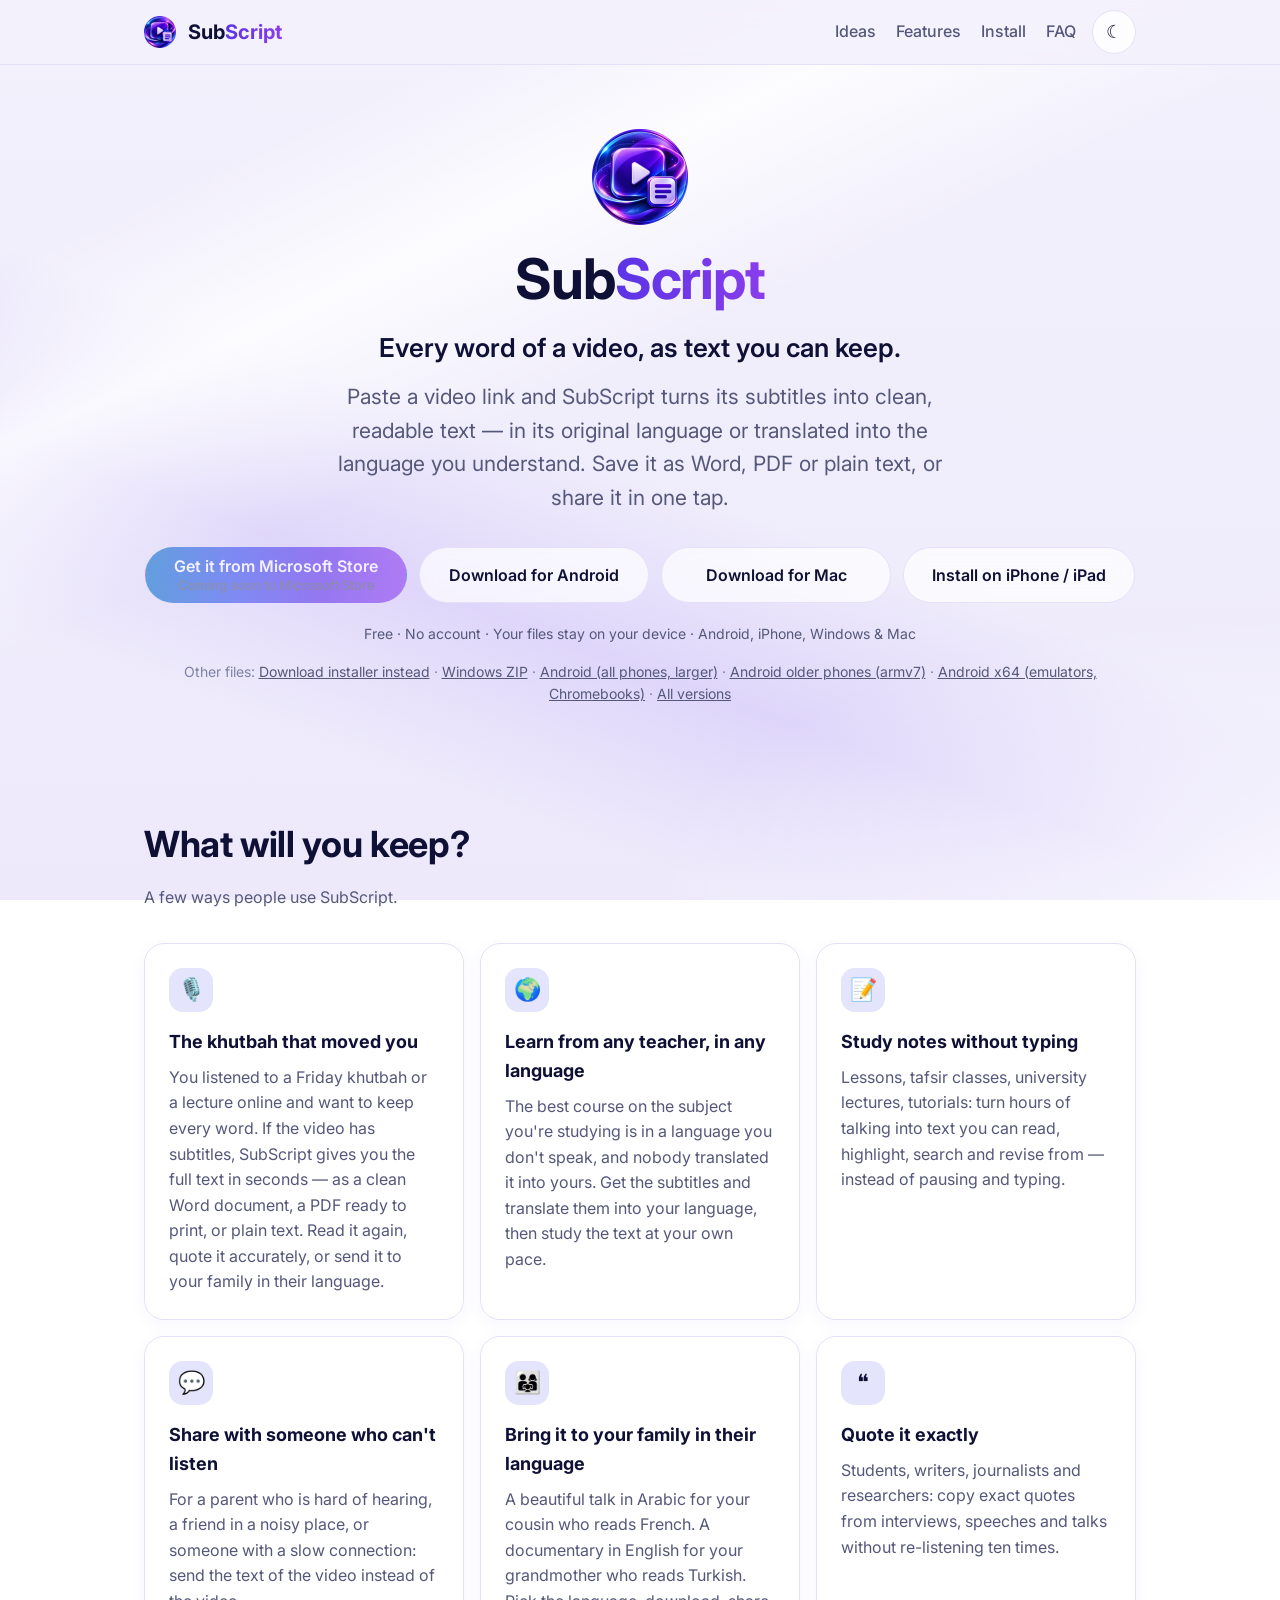
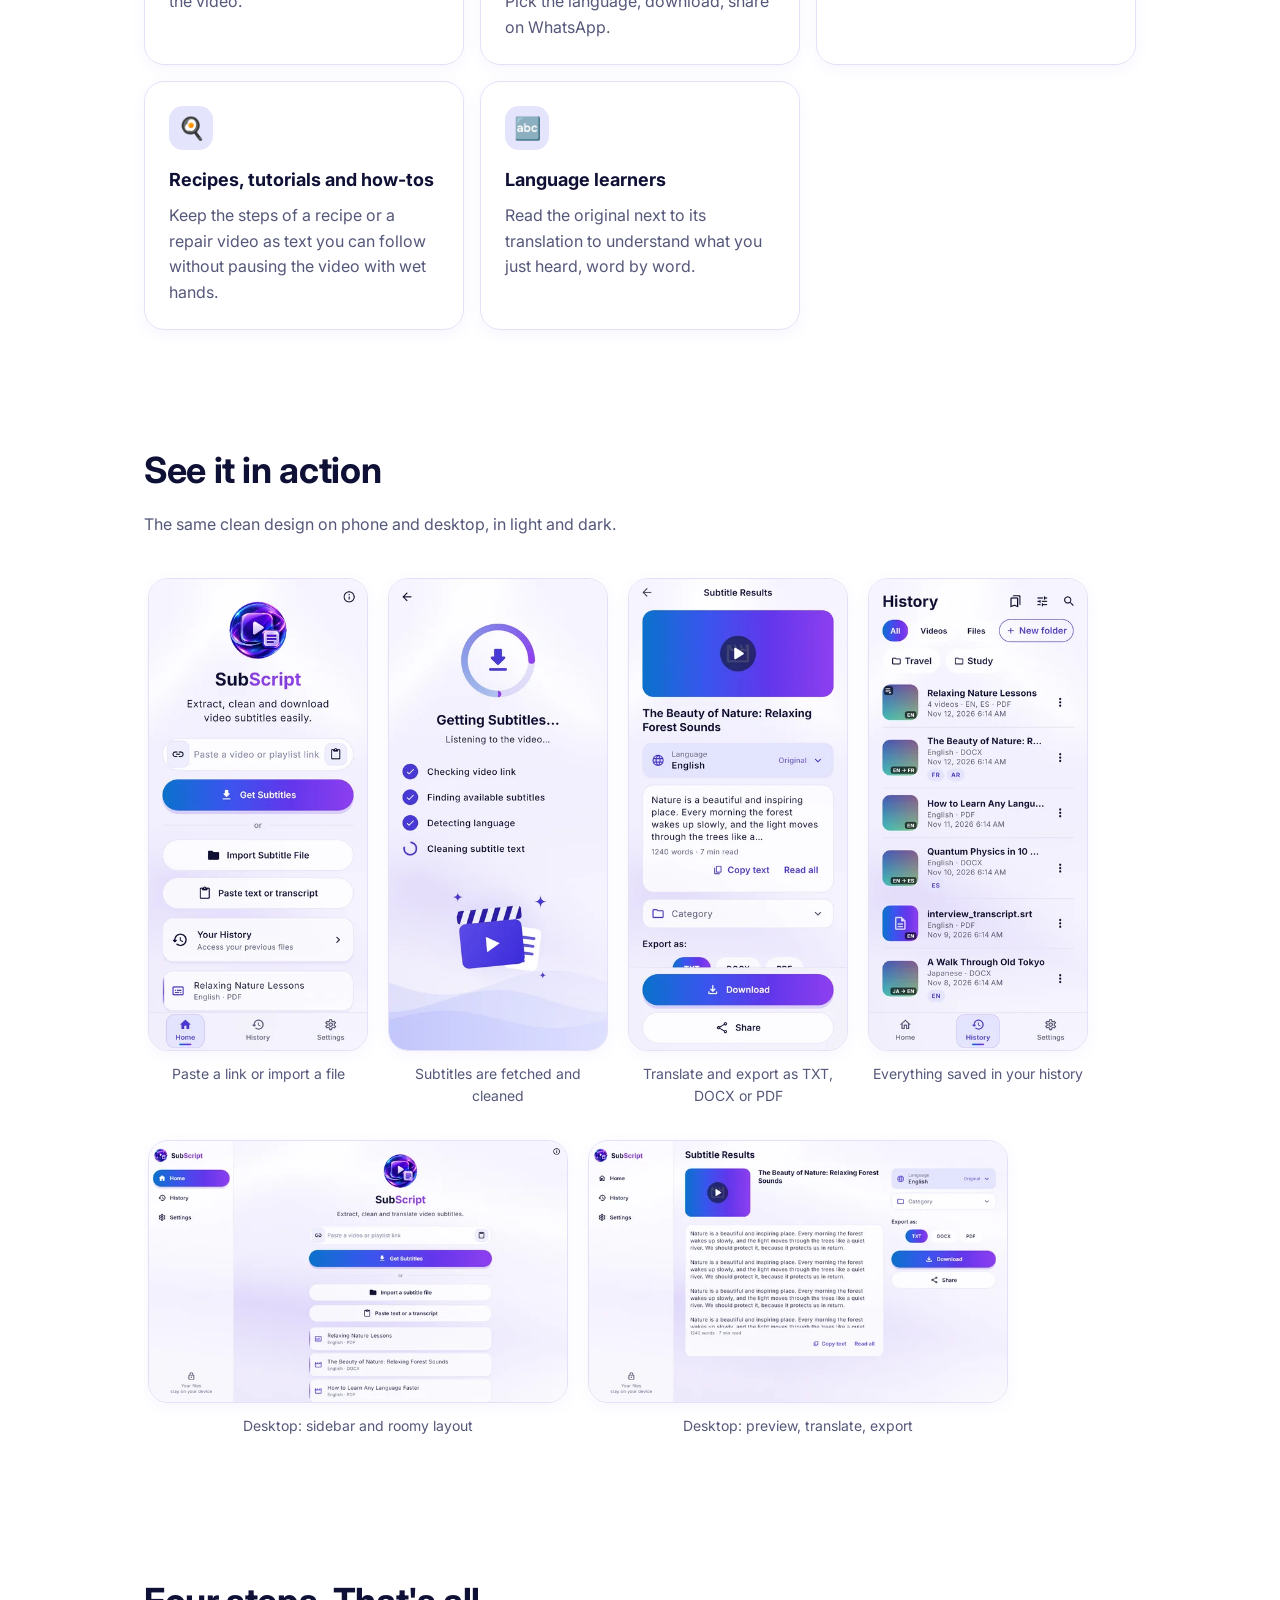
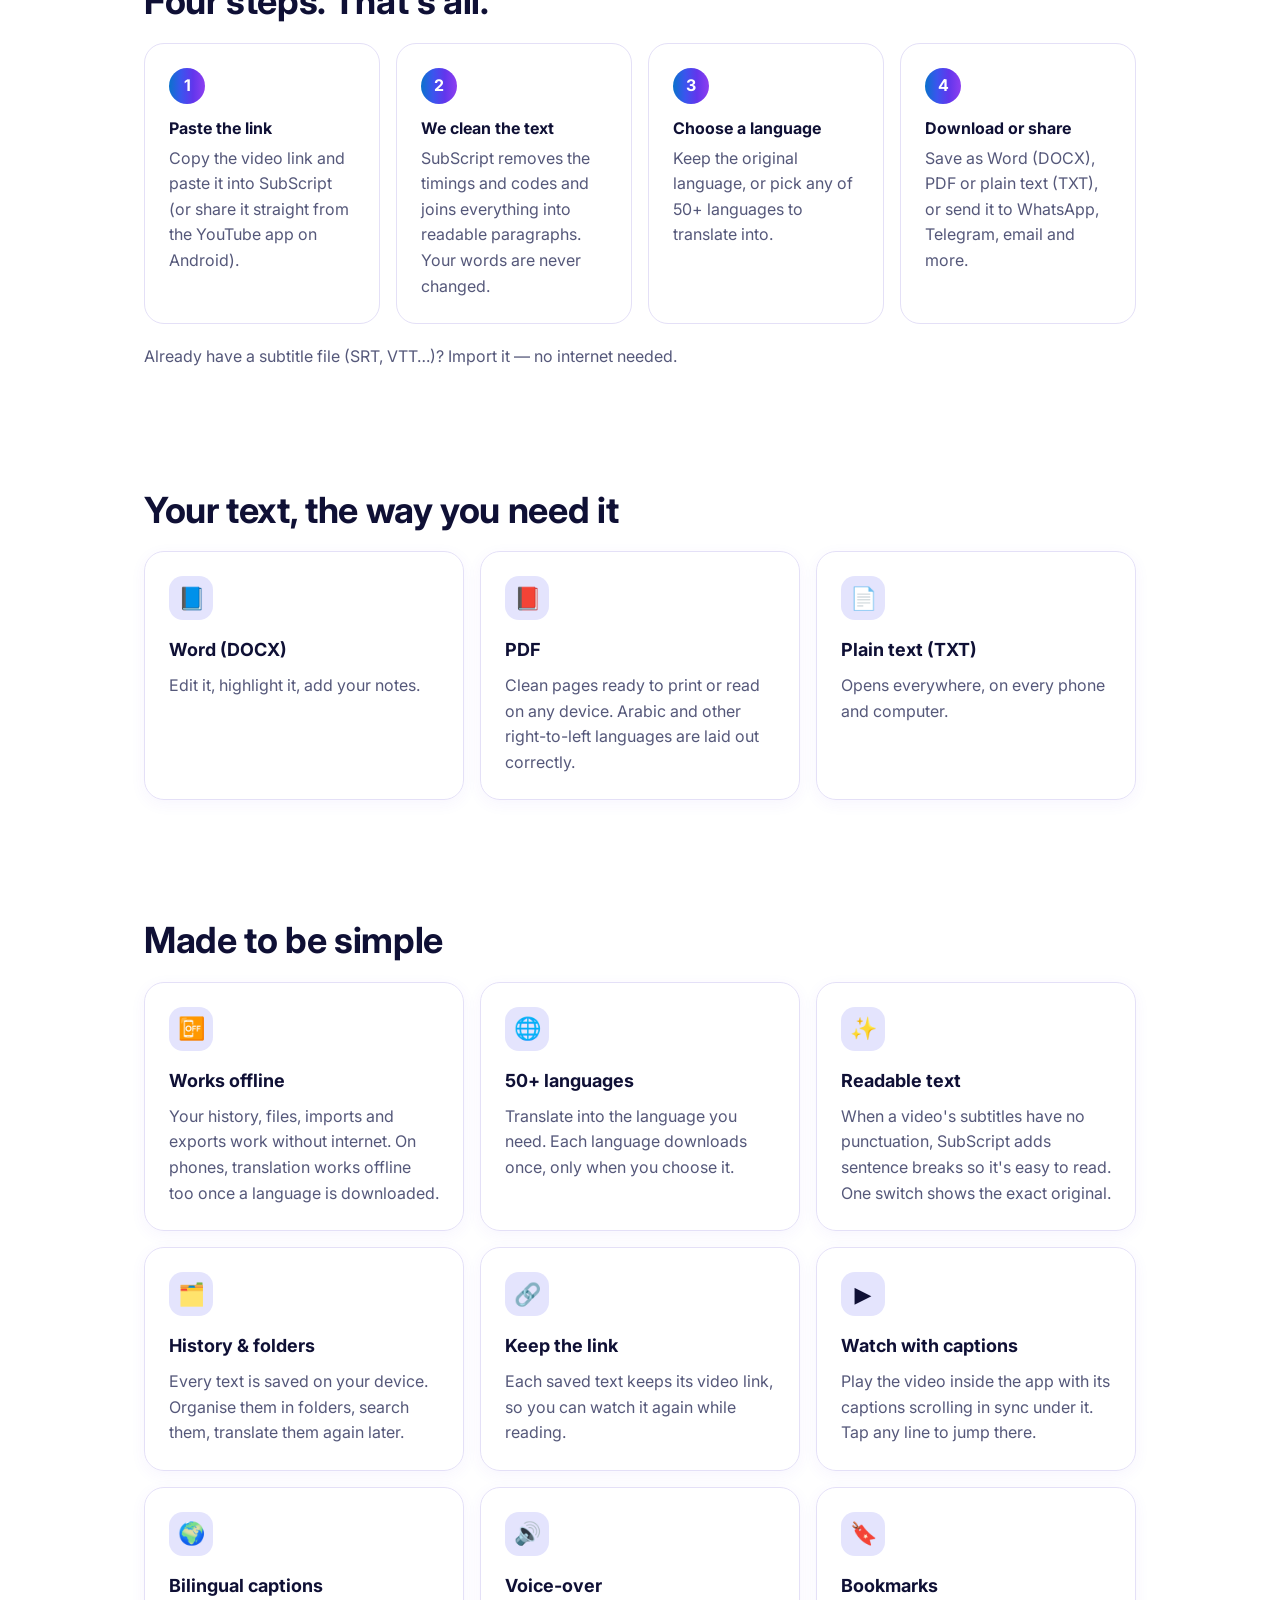
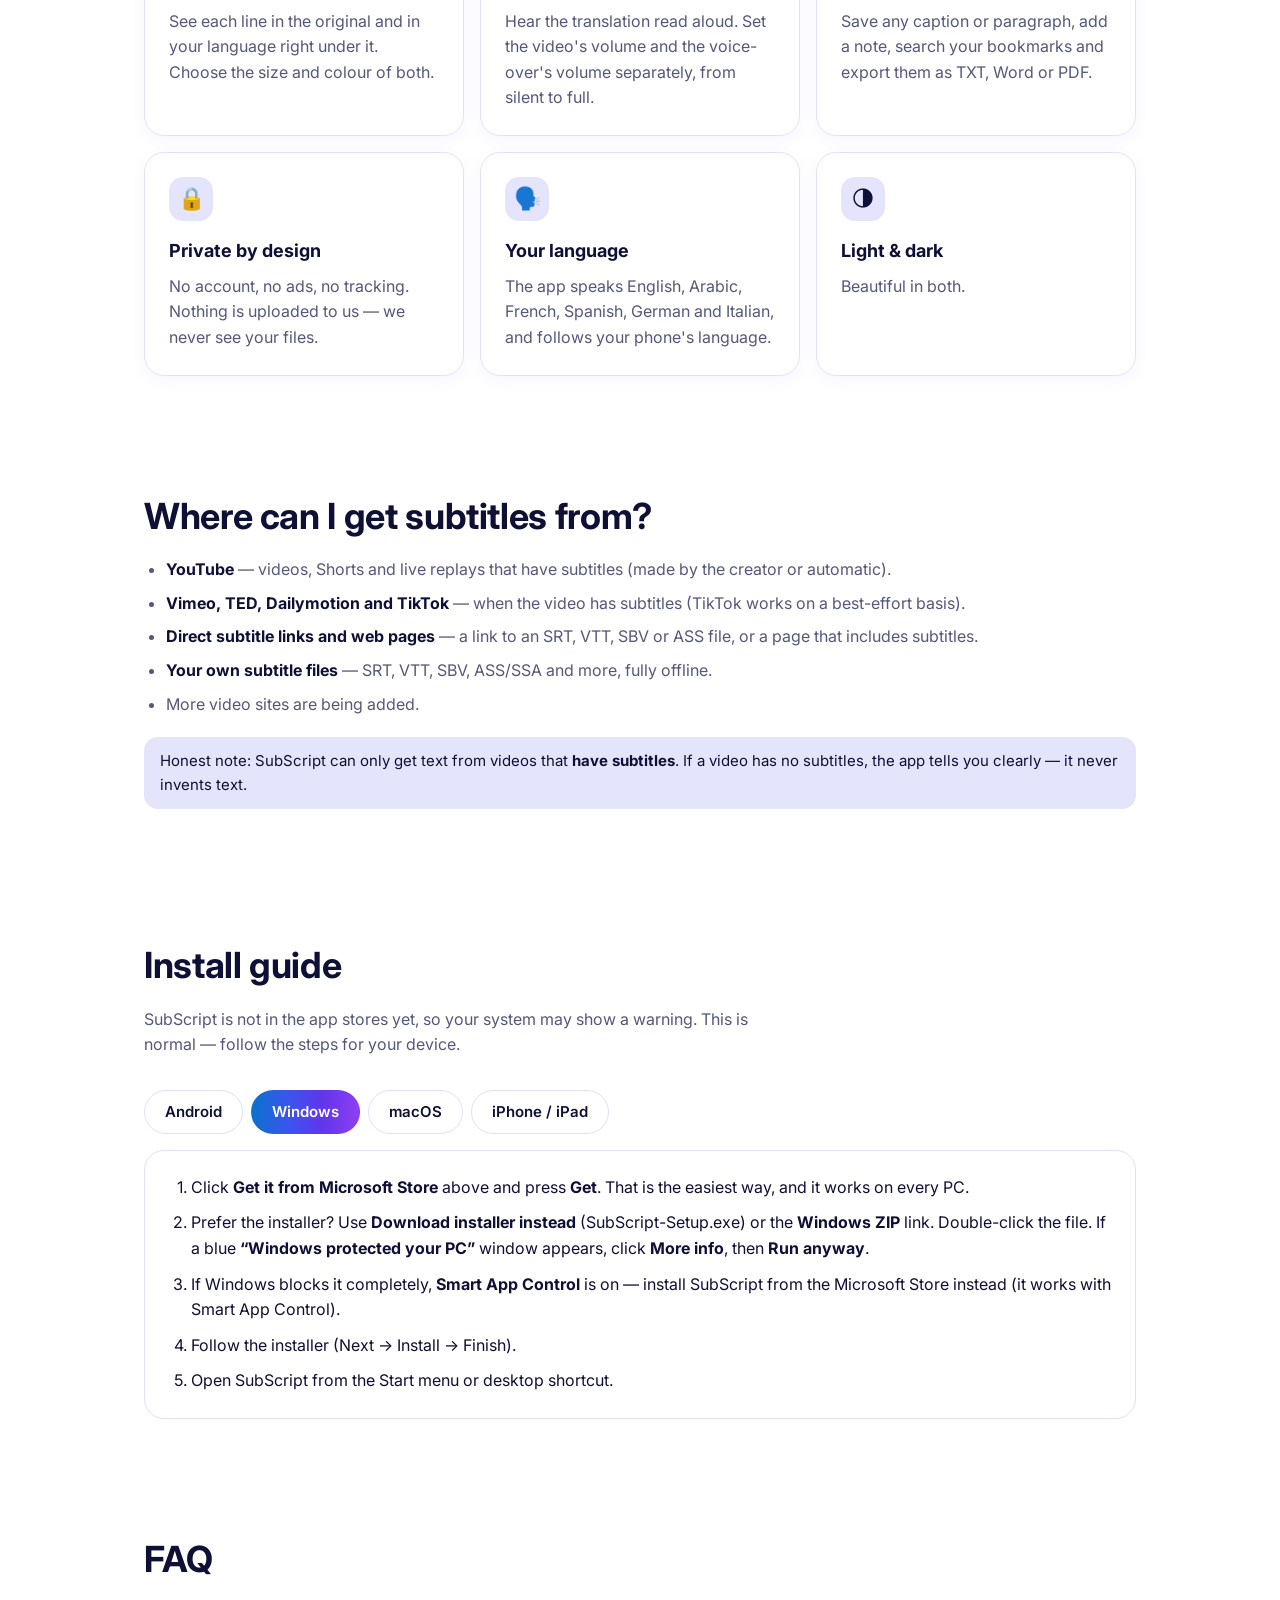
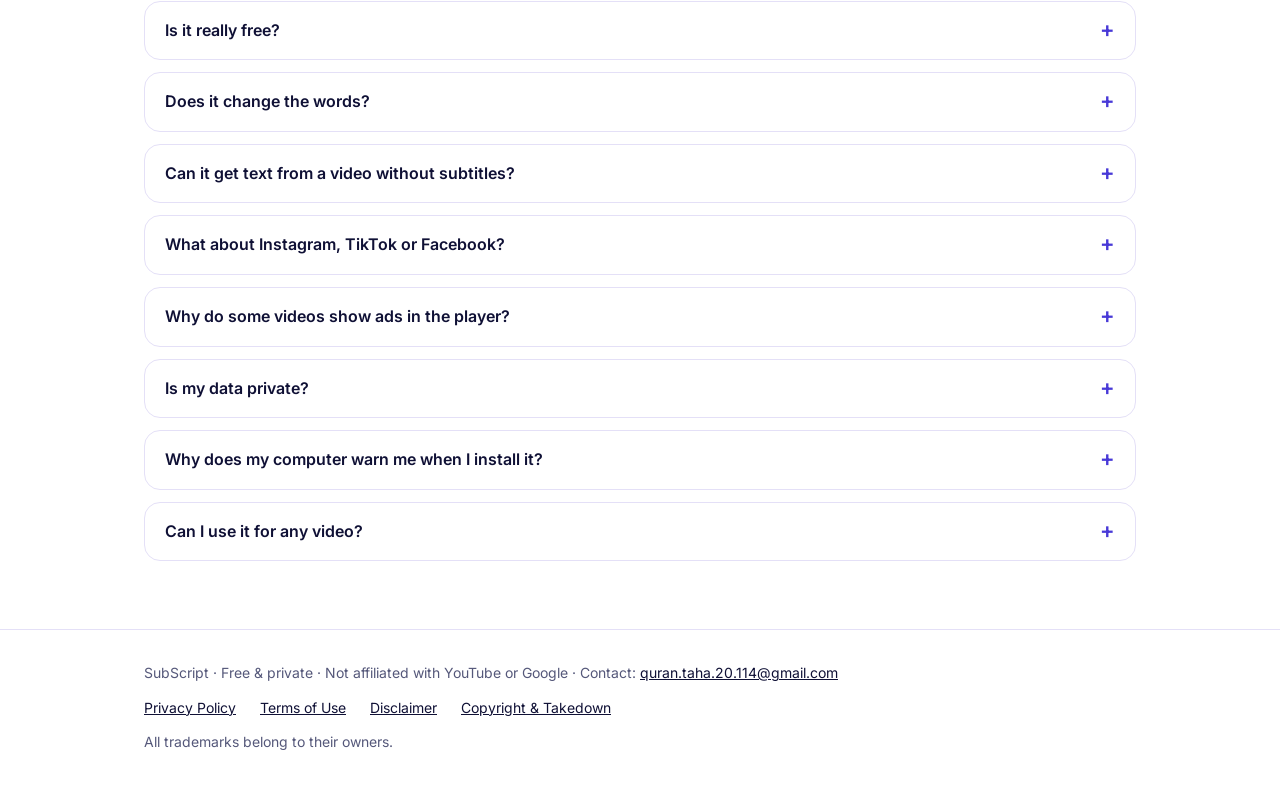
<file: index.html>
<!doctype html>
<html lang="en">
<head>
<meta charset="utf-8">
<meta name="viewport" content="width=device-width, initial-scale=1">
<title>SubScript — Every word of a video, as text you can keep</title>
<meta name="description" content="Paste a video link and SubScript turns its subtitles into clean, readable text — in the original language or translated. Save as Word, PDF or plain text. Free, private, no account. Android, iPhone, Windows and Mac.">
<meta name="theme-color" content="#4839D7">
<link rel="canonical" href="https://qurantaha20114.github.io/SubScript/">
<link rel="icon" href="favicon.ico" sizes="32x32">
<link rel="icon" href="favicon.png" type="image/png">
<link rel="apple-touch-icon" href="apple-touch-icon.png">
<meta property="og:type" content="website">
<meta property="og:title" content="SubScript — Every word of a video, as text you can keep">
<meta property="og:description" content="Clean text from video subtitles. Translate. Save as Word, PDF or text. Free, private, no account.">
<meta property="og:image" content="https://qurantaha20114.github.io/SubScript/assets/img/og.png">
<meta property="og:url" content="https://qurantaha20114.github.io/SubScript/">
<meta name="twitter:card" content="summary_large_image">
<link rel="preload" href="assets/fonts/inter.woff2" as="font" type="font/woff2" crossorigin>
<link rel="stylesheet" href="assets/style.css">
<script>try{var t=localStorage.getItem('theme');if(t)document.documentElement.dataset.theme=t}catch(e){}</script>
<script type="application/ld+json">{"@context":"https://schema.org","@type":"SoftwareApplication","name":"SubScript","applicationCategory":"UtilitiesApplication","operatingSystem":"Android, iOS, Windows, macOS","offers":{"@type":"Offer","price":"0","priceCurrency":"USD"}}</script>
<script src="assets/app.js" defer></script>
</head>
<body>
<a class="skip" href="#main">Skip to content</a>
<header class="bar"><div class="wrap bar-in">
  <a class="brand" href="#top"><img src="assets/img/logo.webp" width="32" height="32" alt=""><span>Sub<span class="brand-x">Script</span></span></a>
  <div class="bar-r">
    <nav class="bar-links" aria-label="Sections">
      <a href="#examples">Ideas</a><a href="#features">Features</a><a href="#install">Install</a><a href="#faq">FAQ</a>
    </nav>
    <button id="theme" class="icon-btn" type="button" aria-label="Toggle light / dark theme" title="Toggle theme"></button>
  </div>
</div></header>

<main id="main">
<div class="wrap">
<section class="hero" id="top">
  <img class="logo" src="assets/img/logo.webp" width="96" height="96" alt="SubScript app icon">
  <h1>Sub<span class="brand-x">Script</span></h1>
  <p class="tagline">Every word of a video, as text you can keep.</p>
  <p class="lead">Paste a video link and SubScript turns its subtitles into clean, readable text — in its original language or translated into the language you understand. Save it as Word, PDF or plain text, or share it in one tap.</p>
  <div class="dl-main" id="dl-main">
    <a class="btn btn-secondary" data-os="android" data-label="Download for Android" href="https://github.com/QuranTaha20114/SubScript/releases/latest/download/SubScript-Android-arm64.apk">Download for Android</a>
    <a class="btn btn-secondary" data-os="windows" data-label="Get it from Microsoft Store" data-soon="Coming soon to Microsoft Store" data-store="1" href="STORE_URL_TODO">Get it from Microsoft Store</a>
    <a class="btn btn-secondary" data-os="macos" data-label="Download for Mac" href="https://github.com/QuranTaha20114/SubScript/releases/latest/download/SubScript-macOS.dmg">Download for Mac</a>
    <a class="btn btn-secondary" data-os="ios" data-label="Install on iPhone / iPad" href="https://github.com/QuranTaha20114/SubScript/releases/latest/download/SubScript-iOS.ipa">Install on iPhone / iPad</a>
  </div>
  <p class="dl-status" id="dl-status" hidden>The first download is almost ready — check back very soon.</p>
  <p class="dl-line">Free · No account · Your files stay on your device · Android, iPhone, Windows &amp; Mac</p>
  <p class="dl-note" id="dl-other">Other files: <a href="https://github.com/QuranTaha20114/SubScript/releases/latest/download/SubScript-Setup.exe">Download installer instead</a> ·
    <a href="https://github.com/QuranTaha20114/SubScript/releases/latest/download/SubScript-Windows.zip">Windows ZIP</a> ·
    <a href="https://github.com/QuranTaha20114/SubScript/releases/latest/download/SubScript-Android.apk">Android (all phones, larger)</a> ·
    <a href="https://github.com/QuranTaha20114/SubScript/releases/latest/download/SubScript-Android-armv7.apk">Android older phones (armv7)</a> ·
    <a href="https://github.com/QuranTaha20114/SubScript/releases/latest/download/SubScript-Android-x64.apk">Android x64 (emulators, Chromebooks)</a> ·
    <a href="https://github.com/QuranTaha20114/SubScript/releases">All versions</a></p>
</section>

<section id="examples" aria-labelledby="h-ex">
  <h2 id="h-ex">What will you keep?</h2>
  <p class="sub">A few ways people use SubScript.</p>
  <div class="grid cards">
    <div class="card"><div class="ico" aria-hidden="true">🎙️</div><h3>The khutbah that moved you</h3><p>You listened to a Friday khutbah or a lecture online and want to keep every word. If the video has subtitles, SubScript gives you the full text in seconds — as a clean Word document, a PDF ready to print, or plain text. Read it again, quote it accurately, or send it to your family in their language.</p></div>
    <div class="card"><div class="ico" aria-hidden="true">🌍</div><h3>Learn from any teacher, in any language</h3><p>The best course on the subject you're studying is in a language you don't speak, and nobody translated it into yours. Get the subtitles and translate them into your language, then study the text at your own pace.</p></div>
    <div class="card"><div class="ico" aria-hidden="true">📝</div><h3>Study notes without typing</h3><p>Lessons, tafsir classes, university lectures, tutorials: turn hours of talking into text you can read, highlight, search and revise from — instead of pausing and typing.</p></div>
    <div class="card"><div class="ico" aria-hidden="true">💬</div><h3>Share with someone who can't listen</h3><p>For a parent who is hard of hearing, a friend in a noisy place, or someone with a slow connection: send the text of the video instead of the video.</p></div>
    <div class="card"><div class="ico" aria-hidden="true">👨‍👩‍👧</div><h3>Bring it to your family in their language</h3><p>A beautiful talk in Arabic for your cousin who reads French. A documentary in English for your grandmother who reads Turkish. Pick the language, download, share on WhatsApp.</p></div>
    <div class="card"><div class="ico" aria-hidden="true">❝</div><h3>Quote it exactly</h3><p>Students, writers, journalists and researchers: copy exact quotes from interviews, speeches and talks without re-listening ten times.</p></div>
    <div class="card"><div class="ico" aria-hidden="true">🍳</div><h3>Recipes, tutorials and how-tos</h3><p>Keep the steps of a recipe or a repair video as text you can follow without pausing the video with wet hands.</p></div>
    <div class="card"><div class="ico" aria-hidden="true">🔤</div><h3>Language learners</h3><p>Read the original next to its translation to understand what you just heard, word by word.</p></div>
  </div>
</section>

<section id="screenshots" aria-labelledby="h-shots">
  <h2 id="h-shots">See it in action</h2>
  <p class="sub">The same clean design on phone and desktop, in light and dark.</p>
  <div class="shots">
    <figure>
      <img class="light-img" src="assets/img/light_home_phone.webp" width="356" height="770" loading="lazy" alt="Home screen: paste a video link or import a subtitle file">
      <img class="dark-img" src="assets/img/dark_home_phone.webp" width="356" height="770" loading="lazy" alt="Home screen in dark mode">
      <figcaption>Paste a link or import a file</figcaption></figure>
    <figure>
      <img class="light-img" src="assets/img/light_processing_phone.webp" width="356" height="770" loading="lazy" alt="Processing screen with progress steps">
      <img class="dark-img" src="assets/img/dark_processing_phone.webp" width="356" height="770" loading="lazy" alt="Processing screen in dark mode">
      <figcaption>Subtitles are fetched and cleaned</figcaption></figure>
    <figure>
      <img class="light-img" src="assets/img/light_results_phone.webp" width="356" height="770" loading="lazy" alt="Results screen with translation and export options">
      <img class="dark-img" src="assets/img/dark_results_phone.webp" width="356" height="770" loading="lazy" alt="Results screen in dark mode">
      <figcaption>Translate and export as TXT, DOCX or PDF</figcaption></figure>
    <figure>
      <img class="light-img" src="assets/img/light_history_phone.webp" width="356" height="770" loading="lazy" alt="History screen with saved documents">
      <img class="dark-img" src="assets/img/dark_history_phone.webp" width="356" height="770" loading="lazy" alt="History screen in dark mode">
      <figcaption>Everything saved in your history</figcaption></figure>
  </div>
  <div class="shots wide">
    <figure>
      <img class="light-img" src="assets/img/light_home_desktop.webp" width="650" height="406" loading="lazy" alt="Desktop home screen with sidebar">
      <img class="dark-img" src="assets/img/dark_home_desktop.webp" width="650" height="406" loading="lazy" alt="Desktop home screen in dark mode">
      <figcaption>Desktop: sidebar and roomy layout</figcaption></figure>
    <figure>
      <img class="light-img" src="assets/img/light_results_desktop.webp" width="650" height="406" loading="lazy" alt="Desktop results screen with preview">
      <img class="dark-img" src="assets/img/dark_results_desktop.webp" width="650" height="406" loading="lazy" alt="Desktop results screen in dark mode">
      <figcaption>Desktop: preview, translate, export</figcaption></figure>
  </div>
</section>

<section id="how" aria-labelledby="h-how">
  <h2 id="h-how">Four steps. That's all.</h2>
  <ol class="steps">
    <li><b>Paste the link</b><span>Copy the video link and paste it into SubScript (or share it straight from the YouTube app on Android).</span></li>
    <li><b>We clean the text</b><span>SubScript removes the timings and codes and joins everything into readable paragraphs. Your words are never changed.</span></li>
    <li><b>Choose a language</b><span>Keep the original language, or pick any of 50+ languages to translate into.</span></li>
    <li><b>Download or share</b><span>Save as Word (DOCX), PDF or plain text (TXT), or send it to WhatsApp, Telegram, email and more.</span></li>
  </ol>
  <p class="note">Already have a subtitle file (SRT, VTT…)? Import it — no internet needed.</p>
</section>

<section id="formats" aria-labelledby="h-fmt">
  <h2 id="h-fmt">Your text, the way you need it</h2>
  <div class="grid cards">
    <div class="card"><div class="ico" aria-hidden="true">📘</div><h3>Word (DOCX)</h3><p>Edit it, highlight it, add your notes.</p></div>
    <div class="card"><div class="ico" aria-hidden="true">📕</div><h3>PDF</h3><p>Clean pages ready to print or read on any device. Arabic and other right-to-left languages are laid out correctly.</p></div>
    <div class="card"><div class="ico" aria-hidden="true">📄</div><h3>Plain text (TXT)</h3><p>Opens everywhere, on every phone and computer.</p></div>
  </div>
</section>

<section id="features" aria-labelledby="h-feat">
  <h2 id="h-feat">Made to be simple</h2>
  <div class="grid cards">
    <div class="card"><div class="ico" aria-hidden="true">📴</div><h3>Works offline</h3><p>Your history, files, imports and exports work without internet. On phones, translation works offline too once a language is downloaded.</p></div>
    <div class="card"><div class="ico" aria-hidden="true">🌐</div><h3>50+ languages</h3><p>Translate into the language you need. Each language downloads once, only when you choose it.</p></div>
    <div class="card"><div class="ico" aria-hidden="true">✨</div><h3>Readable text</h3><p>When a video's subtitles have no punctuation, SubScript adds sentence breaks so it's easy to read. One switch shows the exact original.</p></div>
    <div class="card"><div class="ico" aria-hidden="true">🗂️</div><h3>History &amp; folders</h3><p>Every text is saved on your device. Organise them in folders, search them, translate them again later.</p></div>
    <div class="card"><div class="ico" aria-hidden="true">🔗</div><h3>Keep the link</h3><p>Each saved text keeps its video link, so you can watch it again while reading.</p></div>
    <div class="card"><div class="ico" aria-hidden="true">▶️</div><h3>Watch with captions</h3><p>Play the video inside the app with its captions scrolling in sync under it. Tap any line to jump there.</p></div>
    <div class="card"><div class="ico" aria-hidden="true">🌍</div><h3>Bilingual captions</h3><p>See each line in the original and in your language right under it. Choose the size and colour of both.</p></div>
    <div class="card"><div class="ico" aria-hidden="true">🔊</div><h3>Voice-over</h3><p>Hear the translation read aloud. Set the video's volume and the voice-over's volume separately, from silent to full.</p></div>
    <div class="card"><div class="ico" aria-hidden="true">🔖</div><h3>Bookmarks</h3><p>Save any caption or paragraph, add a note, search your bookmarks and export them as TXT, Word or PDF.</p></div>
    <div class="card"><div class="ico" aria-hidden="true">🔒</div><h3>Private by design</h3><p>No account, no ads, no tracking. Nothing is uploaded to us — we never see your files.</p></div>
    <div class="card"><div class="ico" aria-hidden="true">🗣️</div><h3>Your language</h3><p>The app speaks English, Arabic, French, Spanish, German and Italian, and follows your phone's language.</p></div>
    <div class="card"><div class="ico" aria-hidden="true">🌗</div><h3>Light &amp; dark</h3><p>Beautiful in both.</p></div>
  </div>
</section>

<section id="where" aria-labelledby="h-where">
  <h2 id="h-where">Where can I get subtitles from?</h2>
  <ul class="plain">
    <li><b>YouTube</b> — videos, Shorts and live replays that have subtitles (made by the creator or automatic).</li>
    <li><b>Vimeo, TED, Dailymotion and TikTok</b> — when the video has subtitles (TikTok works on a best-effort basis).</li>
    <li><b>Direct subtitle links and web pages</b> — a link to an SRT, VTT, SBV or ASS file, or a page that includes subtitles.</li>
    <li><b>Your own subtitle files</b> — SRT, VTT, SBV, ASS/SSA and more, fully offline.</li>
    <li>More video sites are being added.</li>
  </ul>
  <p class="warn">Honest note: SubScript can only get text from videos that <b>have subtitles</b>. If a video has no subtitles, the app tells you clearly — it never invents text.</p>
</section>

<section id="install" aria-labelledby="h-install">
  <h2 id="h-install">Install guide</h2>
  <p class="sub">SubScript is not in the app stores yet, so your system may show a warning. This is normal — follow the steps for your device.</p>
  <div class="tabs" role="tablist" aria-label="Platform">
    <button class="tab" role="tab" data-guide="android" aria-selected="false" aria-controls="guide-android">Android</button>
    <button class="tab" role="tab" data-guide="windows" aria-selected="false" aria-controls="guide-windows">Windows</button>
    <button class="tab" role="tab" data-guide="macos" aria-selected="false" aria-controls="guide-macos">macOS</button>
    <button class="tab" role="tab" data-guide="ios" aria-selected="false" aria-controls="guide-ios">iPhone / iPad</button>
  </div>

  <div class="guide" id="guide-android" role="tabpanel">
    <ol>
      <li>Tap <b>Download for Android</b> above. If your browser warns that the file may be harmful, tap <b>Download anyway</b>.</li>
      <li>Open the downloaded file <b>SubScript-Android-arm64.apk</b> (from your notification bar or the Downloads app).</li>
      <li>Android asks to allow installs from this source. Tap <b>Settings</b>, switch on <b>Allow from this source</b>, then go back.</li>
      <li>Tap <b>Install</b>, then <b>Open</b>.</li>
          <li>If your phone says "App not installed" or "not compatible", it is an older model: use the <b>Android (all phones)</b> link under the download buttons instead.</li>
    </ol>
    <p class="warn">You can switch the “unknown apps” permission off again afterwards in Settings → Apps → Special access.</p>
  </div>

  <div class="guide" id="guide-windows" role="tabpanel" hidden>
    <ol>
      <li>Click <b>Get it from Microsoft Store</b> above and press <b>Get</b>. That is the easiest way, and it works on every PC.</li>
      <li>Prefer the installer? Use <b>Download installer instead</b> (SubScript-Setup.exe) or the <b>Windows ZIP</b> link. Double-click the file. If a blue <b>“Windows protected your PC”</b> window appears, click <b>More info</b>, then <b>Run anyway</b>.</li>
      <li>If Windows blocks it completely, <b>Smart App Control</b> is on — install SubScript from the Microsoft Store instead (it works with Smart App Control).</li>
      <li>Follow the installer (Next → Install → Finish).</li>
      <li>Open SubScript from the Start menu or desktop shortcut.</li>
    </ol>
  </div>

  <div class="guide" id="guide-macos" role="tabpanel" hidden>
    <ol>
      <li>Click <b>Download for Mac</b> above to download <b>SubScript-macOS.dmg</b>.</li>
      <li>Open the DMG and drag <b>SubScript</b> into the <b>Applications</b> folder.</li>
      <li>Open SubScript. macOS will say it cannot verify the app — click <b>Done</b> (not “Move to Trash”).</li>
      <li>Open <b>System Settings → Privacy &amp; Security</b>, scroll down and click <b>Open Anyway</b> next to SubScript, then confirm with your password.</li>
    </ol>
    <p class="warn">You only need to do this the first time.</p>
  </div>

  <div class="guide" id="guide-ios" role="tabpanel" hidden>
    <ol>
      <li>On a Windows PC or Mac, install <a href="https://sideloadly.io/" rel="noopener">Sideloadly</a> or <a href="https://altstore.io/" rel="noopener">AltStore</a>.</li>
      <li>Download <b>SubScript-iOS.ipa</b> using the <b>Install on iPhone / iPad</b> button above.</li>
      <li>Connect your iPhone or iPad with a cable and trust the computer when asked.</li>
      <li>Open Sideloadly (or AltStore), drag the IPA in, and sign in with your <b>free Apple ID</b>. Click <b>Start</b>.</li>
      <li>On the device: <b>Settings → General → VPN &amp; Device Management</b>, tap your Apple ID and choose <b>Trust</b>. If you see <b>Developer Mode</b> in Privacy &amp; Security, turn it on and restart.</li>
    </ol>
    <p class="warn">Apps installed with a free Apple ID expire after <b>7 days</b>. Re-open Sideloadly or AltStore and refresh to keep using the app. Your saved data stays.</p>
  </div>
</section>

<section id="faq" aria-labelledby="h-faq">
  <h2 id="h-faq">FAQ</h2>
  <details><summary>Is it really free?</summary><p>Yes. No account, no subscription, no ads.</p></details>
  <details><summary>Does it change the words?</summary><p>Never. It only removes timings and codes. If it adds punctuation to unpunctuated subtitles, it says so and you can switch back to the exact original.</p></details>
  <details><summary>Can it get text from a video without subtitles?</summary><p>No. It reads existing subtitles; it doesn't listen to the audio.</p></details>
  <details><summary>What about Instagram, TikTok or Facebook?</summary><p>Most of these videos don't publish their subtitles in a way any app can read. SubScript supports YouTube, Vimeo, TED, Dailymotion, subtitle files and web pages with subtitles, and TikTok when its subtitles are available. Instagram, Facebook, X and Threads don't share their subtitles with other apps — if the same video is on YouTube, use that link.</p></details>
  <details><summary>Why do some videos show ads in the player?</summary><p>Some videos show YouTube's own ads in the player — that's from YouTube, not SubScript.</p></details>
  <details><summary>Is my data private?</summary><p>Your history and files stay on your device. On Windows and Mac, translation uses an online service, and the app asks for your consent first. See the <a href="legal/privacy.html">Privacy Policy</a>.</p></details>
  <details><summary>Why does my computer warn me when I install it?</summary><p>The app is free and independent, so it isn't sold through Microsoft or Apple stores. Follow the simple install steps above — it's normal. Only download from this page or the official release page.</p></details>
  <details><summary>Can I use it for any video?</summary><p>Only use it with content you have the right to use. Read the <a href="legal/terms.html">Terms</a> and <a href="legal/copyright.html">Copyright notice</a>.</p></details>
</section>
</div>
</main>

<footer class="foot"><div class="wrap">
  <p>SubScript · Free &amp; private · Not affiliated with YouTube or Google · Contact: <a href="mailto:quran.taha.20.114@gmail.com">quran.taha.20.114@gmail.com</a></p>
  <nav aria-label="Legal">
    <a href="legal/privacy.html">Privacy Policy</a>
    <a href="legal/terms.html">Terms of Use</a>
    <a href="legal/disclaimer.html">Disclaimer</a>
    <a href="legal/copyright.html">Copyright &amp; Takedown</a>
  </nav>
  <p>All trademarks belong to their owners.</p>
</div></footer>
</body>
</html>
</file>
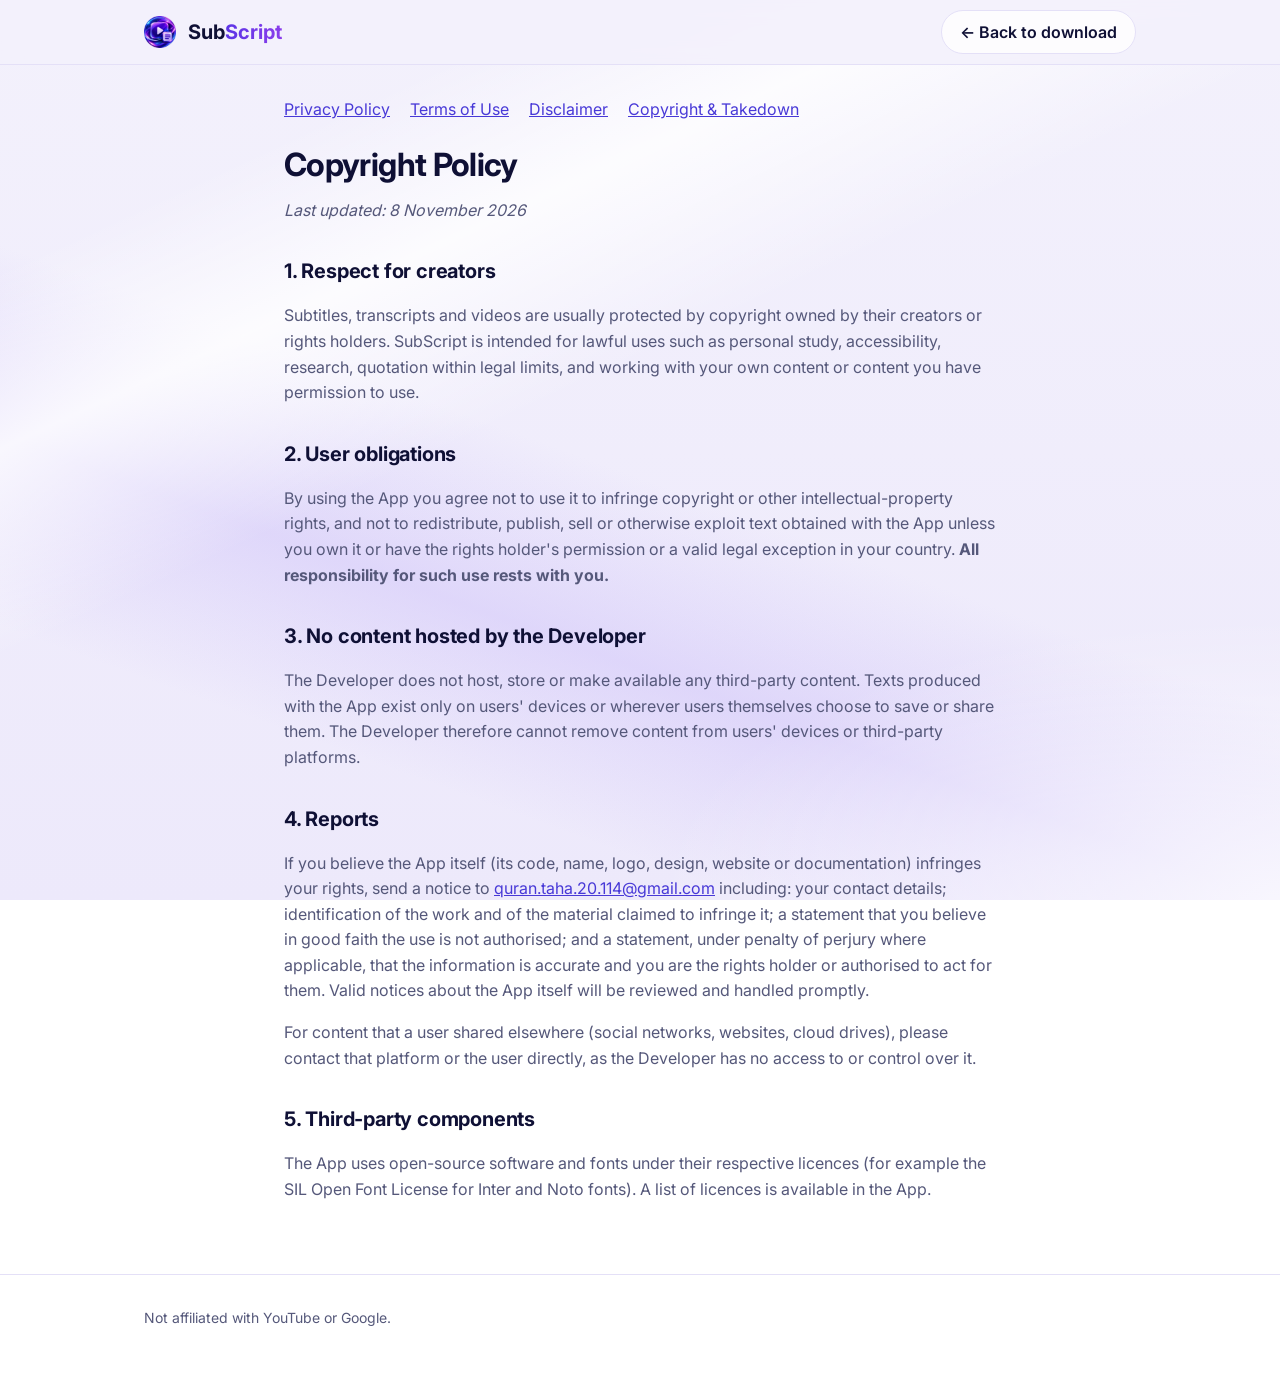
<file: legal/copyright.html>
<!doctype html>
<html lang="en">
<head>
<meta charset="utf-8">
<meta name="viewport" content="width=device-width, initial-scale=1">
<title>Copyright & Takedown — SubScript</title>
<meta name="robots" content="index,follow">
<link rel="icon" href="../favicon.png" type="image/png">
<link rel="preload" href="../assets/fonts/inter.woff2" as="font" type="font/woff2" crossorigin>
<link rel="stylesheet" href="../assets/style.css">
<script>try{var t=localStorage.getItem('theme');if(t)document.documentElement.dataset.theme=t}catch(e){}</script>
</head>
<body>
<a class="skip" href="#main">Skip to content</a>
<header class="bar"><div class="wrap bar-in">
<a class="brand" href="../index.html"><img src="../assets/img/logo.webp" width="32" height="32" alt=""><span>Sub<span class="brand-x">Script</span></span></a>
<a class="btn btn-ghost" href="../index.html">← Back to download</a>
</div></header>
<main id="main" class="wrap legal">
<nav class="legal-nav" aria-label="Legal pages"><a href="privacy.html">Privacy Policy</a><a href="terms.html">Terms of Use</a><a href="disclaimer.html">Disclaimer</a><a href="copyright.html">Copyright & Takedown</a></nav>
<h1>Copyright Policy</h1>
<p><em>Last updated: 8 November 2026</em></p>
<h2>1. Respect for creators</h2>
<p>Subtitles, transcripts and videos are usually protected by copyright owned by their creators or rights holders. SubScript is intended for lawful uses such as personal study, accessibility, research, quotation within legal limits, and working with your own content or content you have permission to use.</p>
<h2>2. User obligations</h2>
<p>By using the App you agree not to use it to infringe copyright or other intellectual-property rights, and not to redistribute, publish, sell or otherwise exploit text obtained with the App unless you own it or have the rights holder's permission or a valid legal exception in your country. <strong>All responsibility for such use rests with you.</strong></p>
<h2>3. No content hosted by the Developer</h2>
<p>The Developer does not host, store or make available any third-party content. Texts produced with the App exist only on users' devices or wherever users themselves choose to save or share them. The Developer therefore cannot remove content from users' devices or third-party platforms.</p>
<h2>4. Reports</h2>
<p>If you believe the App itself (its code, name, logo, design, website or documentation) infringes your rights, send a notice to <a href="mailto:quran.taha.20.114@gmail.com">quran.taha.20.114@gmail.com</a> including: your contact details; identification of the work and of the material claimed to infringe it; a statement that you believe in good faith the use is not authorised; and a statement, under penalty of perjury where applicable, that the information is accurate and you are the rights holder or authorised to act for them. Valid notices about the App itself will be reviewed and handled promptly.</p>
<p>For content that a user shared elsewhere (social networks, websites, cloud drives), please contact that platform or the user directly, as the Developer has no access to or control over it.</p>
<h2>5. Third-party components</h2>
<p>The App uses open-source software and fonts under their respective licences (for example the SIL Open Font License for Inter and Noto fonts). A list of licences is available in the App.</p>
</main>
<footer class="foot"><div class="wrap"><p>Not affiliated with YouTube or Google.</p></div></footer>
</body>
</html>
</file>
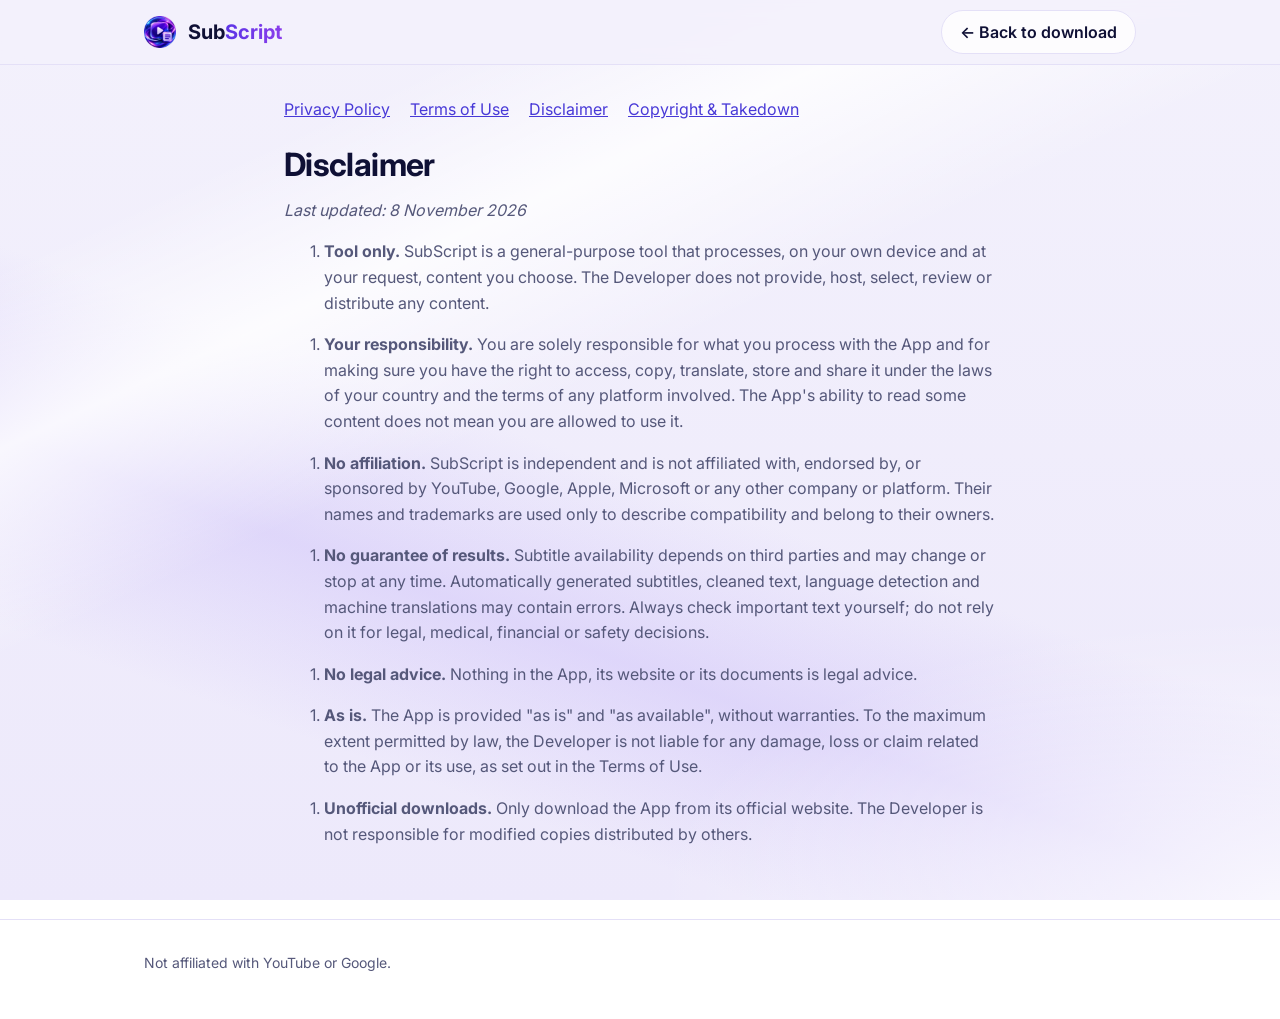
<file: legal/disclaimer.html>
<!doctype html>
<html lang="en">
<head>
<meta charset="utf-8">
<meta name="viewport" content="width=device-width, initial-scale=1">
<title>Disclaimer — SubScript</title>
<meta name="robots" content="index,follow">
<link rel="icon" href="../favicon.png" type="image/png">
<link rel="preload" href="../assets/fonts/inter.woff2" as="font" type="font/woff2" crossorigin>
<link rel="stylesheet" href="../assets/style.css">
<script>try{var t=localStorage.getItem('theme');if(t)document.documentElement.dataset.theme=t}catch(e){}</script>
</head>
<body>
<a class="skip" href="#main">Skip to content</a>
<header class="bar"><div class="wrap bar-in">
<a class="brand" href="../index.html"><img src="../assets/img/logo.webp" width="32" height="32" alt=""><span>Sub<span class="brand-x">Script</span></span></a>
<a class="btn btn-ghost" href="../index.html">← Back to download</a>
</div></header>
<main id="main" class="wrap legal">
<nav class="legal-nav" aria-label="Legal pages"><a href="privacy.html">Privacy Policy</a><a href="terms.html">Terms of Use</a><a href="disclaimer.html">Disclaimer</a><a href="copyright.html">Copyright & Takedown</a></nav>
<h1>Disclaimer</h1>
<p><em>Last updated: 8 November 2026</em></p>
<ol>
<li><strong>Tool only.</strong> SubScript is a general-purpose tool that processes, on your own device and at your request, content you choose. The Developer does not provide, host, select, review or distribute any content.</li>
</ol>
<ol>
<li><strong>Your responsibility.</strong> You are solely responsible for what you process with the App and for making sure you have the right to access, copy, translate, store and share it under the laws of your country and the terms of any platform involved. The App's ability to read some content does not mean you are allowed to use it.</li>
</ol>
<ol>
<li><strong>No affiliation.</strong> SubScript is independent and is not affiliated with, endorsed by, or sponsored by YouTube, Google, Apple, Microsoft or any other company or platform. Their names and trademarks are used only to describe compatibility and belong to their owners.</li>
</ol>
<ol>
<li><strong>No guarantee of results.</strong> Subtitle availability depends on third parties and may change or stop at any time. Automatically generated subtitles, cleaned text, language detection and machine translations may contain errors. Always check important text yourself; do not rely on it for legal, medical, financial or safety decisions.</li>
</ol>
<ol>
<li><strong>No legal advice.</strong> Nothing in the App, its website or its documents is legal advice.</li>
</ol>
<ol>
<li><strong>As is.</strong> The App is provided "as is" and "as available", without warranties. To the maximum extent permitted by law, the Developer is not liable for any damage, loss or claim related to the App or its use, as set out in the Terms of Use.</li>
</ol>
<ol>
<li><strong>Unofficial downloads.</strong> Only download the App from its official website. The Developer is not responsible for modified copies distributed by others.</li>
</ol>
</main>
<footer class="foot"><div class="wrap"><p>Not affiliated with YouTube or Google.</p></div></footer>
</body>
</html>
</file>
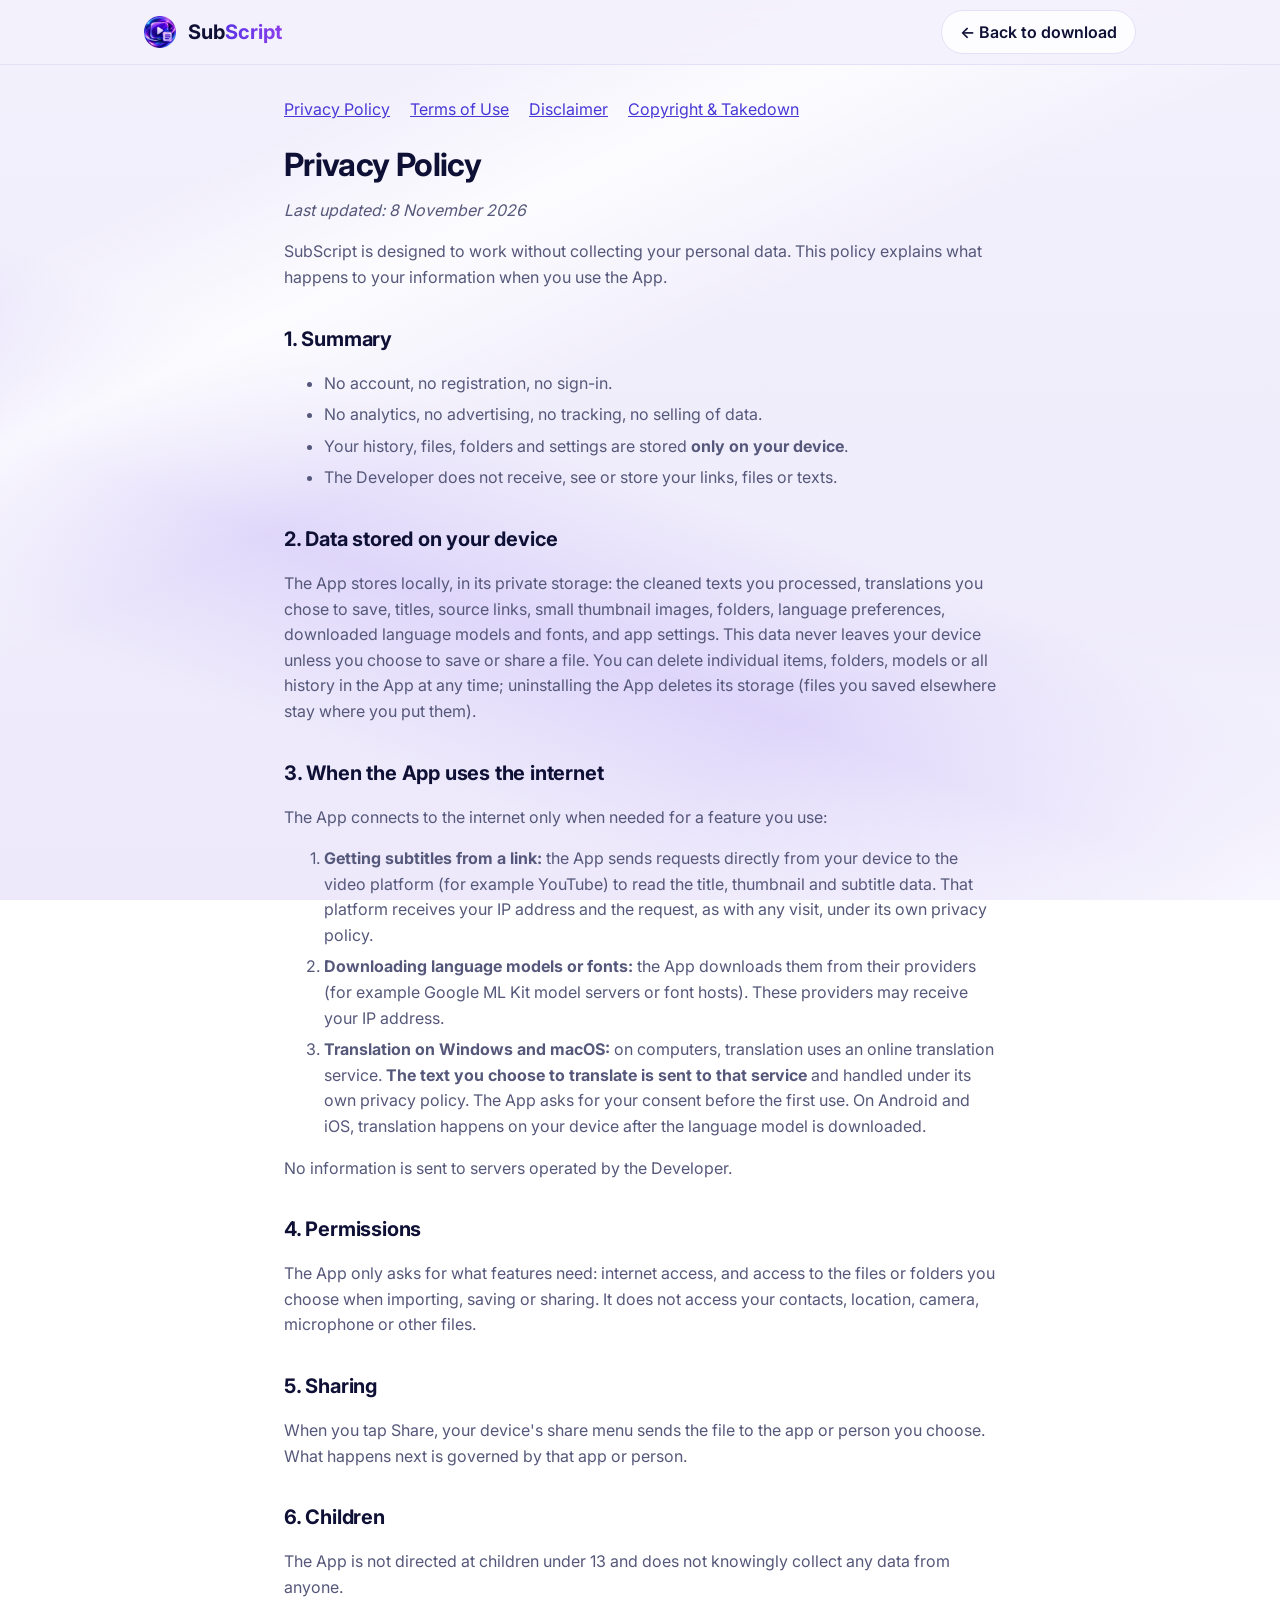
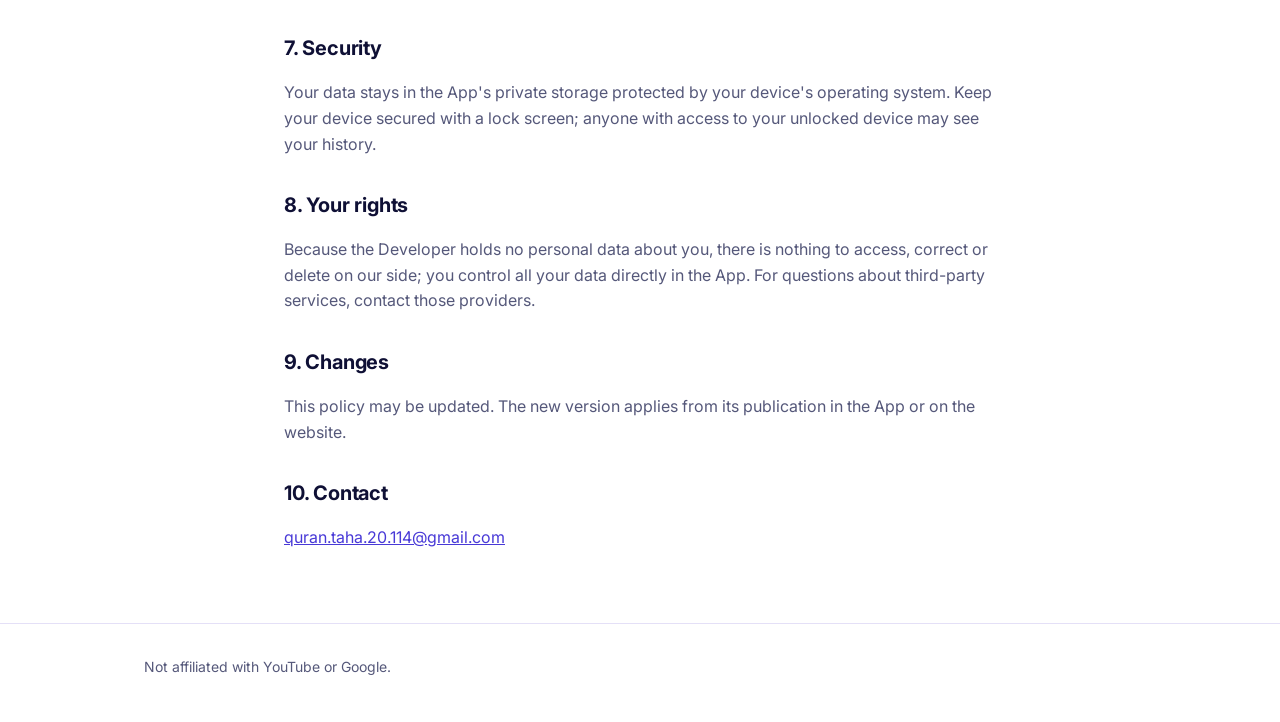
<file: legal/privacy.html>
<!doctype html>
<html lang="en">
<head>
<meta charset="utf-8">
<meta name="viewport" content="width=device-width, initial-scale=1">
<title>Privacy Policy — SubScript</title>
<meta name="robots" content="index,follow">
<link rel="icon" href="../favicon.png" type="image/png">
<link rel="preload" href="../assets/fonts/inter.woff2" as="font" type="font/woff2" crossorigin>
<link rel="stylesheet" href="../assets/style.css">
<script>try{var t=localStorage.getItem('theme');if(t)document.documentElement.dataset.theme=t}catch(e){}</script>
</head>
<body>
<a class="skip" href="#main">Skip to content</a>
<header class="bar"><div class="wrap bar-in">
<a class="brand" href="../index.html"><img src="../assets/img/logo.webp" width="32" height="32" alt=""><span>Sub<span class="brand-x">Script</span></span></a>
<a class="btn btn-ghost" href="../index.html">← Back to download</a>
</div></header>
<main id="main" class="wrap legal">
<nav class="legal-nav" aria-label="Legal pages"><a href="privacy.html">Privacy Policy</a><a href="terms.html">Terms of Use</a><a href="disclaimer.html">Disclaimer</a><a href="copyright.html">Copyright & Takedown</a></nav>
<h1>Privacy Policy</h1>
<p><em>Last updated: 8 November 2026</em></p>
<p>SubScript is designed to work without collecting your personal data. This policy explains what happens to your information when you use the App.</p>
<h2>1. Summary</h2>
<ul>
<li>No account, no registration, no sign-in.</li>
<li>No analytics, no advertising, no tracking, no selling of data.</li>
<li>Your history, files, folders and settings are stored <strong>only on your device</strong>.</li>
<li>The Developer does not receive, see or store your links, files or texts.</li>
</ul>
<h2>2. Data stored on your device</h2>
<p>The App stores locally, in its private storage: the cleaned texts you processed, translations you chose to save, titles, source links, small thumbnail images, folders, language preferences, downloaded language models and fonts, and app settings. This data never leaves your device unless you choose to save or share a file. You can delete individual items, folders, models or all history in the App at any time; uninstalling the App deletes its storage (files you saved elsewhere stay where you put them).</p>
<h2>3. When the App uses the internet</h2>
<p>The App connects to the internet only when needed for a feature you use:</p>
<ol>
<li><strong>Getting subtitles from a link:</strong> the App sends requests directly from your device to the video platform (for example YouTube) to read the title, thumbnail and subtitle data. That platform receives your IP address and the request, as with any visit, under its own privacy policy.</li>
<li><strong>Downloading language models or fonts:</strong> the App downloads them from their providers (for example Google ML Kit model servers or font hosts). These providers may receive your IP address.</li>
<li><strong>Translation on Windows and macOS:</strong> on computers, translation uses an online translation service. <strong>The text you choose to translate is sent to that service</strong> and handled under its own privacy policy. The App asks for your consent before the first use. On Android and iOS, translation happens on your device after the language model is downloaded.</li>
</ol>
<p>No information is sent to servers operated by the Developer.</p>
<h2>4. Permissions</h2>
<p>The App only asks for what features need: internet access, and access to the files or folders you choose when importing, saving or sharing. It does not access your contacts, location, camera, microphone or other files.</p>
<h2>5. Sharing</h2>
<p>When you tap Share, your device's share menu sends the file to the app or person you choose. What happens next is governed by that app or person.</p>
<h2>6. Children</h2>
<p>The App is not directed at children under 13 and does not knowingly collect any data from anyone.</p>
<h2>7. Security</h2>
<p>Your data stays in the App's private storage protected by your device's operating system. Keep your device secured with a lock screen; anyone with access to your unlocked device may see your history.</p>
<h2>8. Your rights</h2>
<p>Because the Developer holds no personal data about you, there is nothing to access, correct or delete on our side; you control all your data directly in the App. For questions about third-party services, contact those providers.</p>
<h2>9. Changes</h2>
<p>This policy may be updated. The new version applies from its publication in the App or on the website.</p>
<h2>10. Contact</h2>
<p><a href="mailto:quran.taha.20.114@gmail.com">quran.taha.20.114@gmail.com</a></p>
</main>
<footer class="foot"><div class="wrap"><p>Not affiliated with YouTube or Google.</p></div></footer>
</body>
</html>
</file>
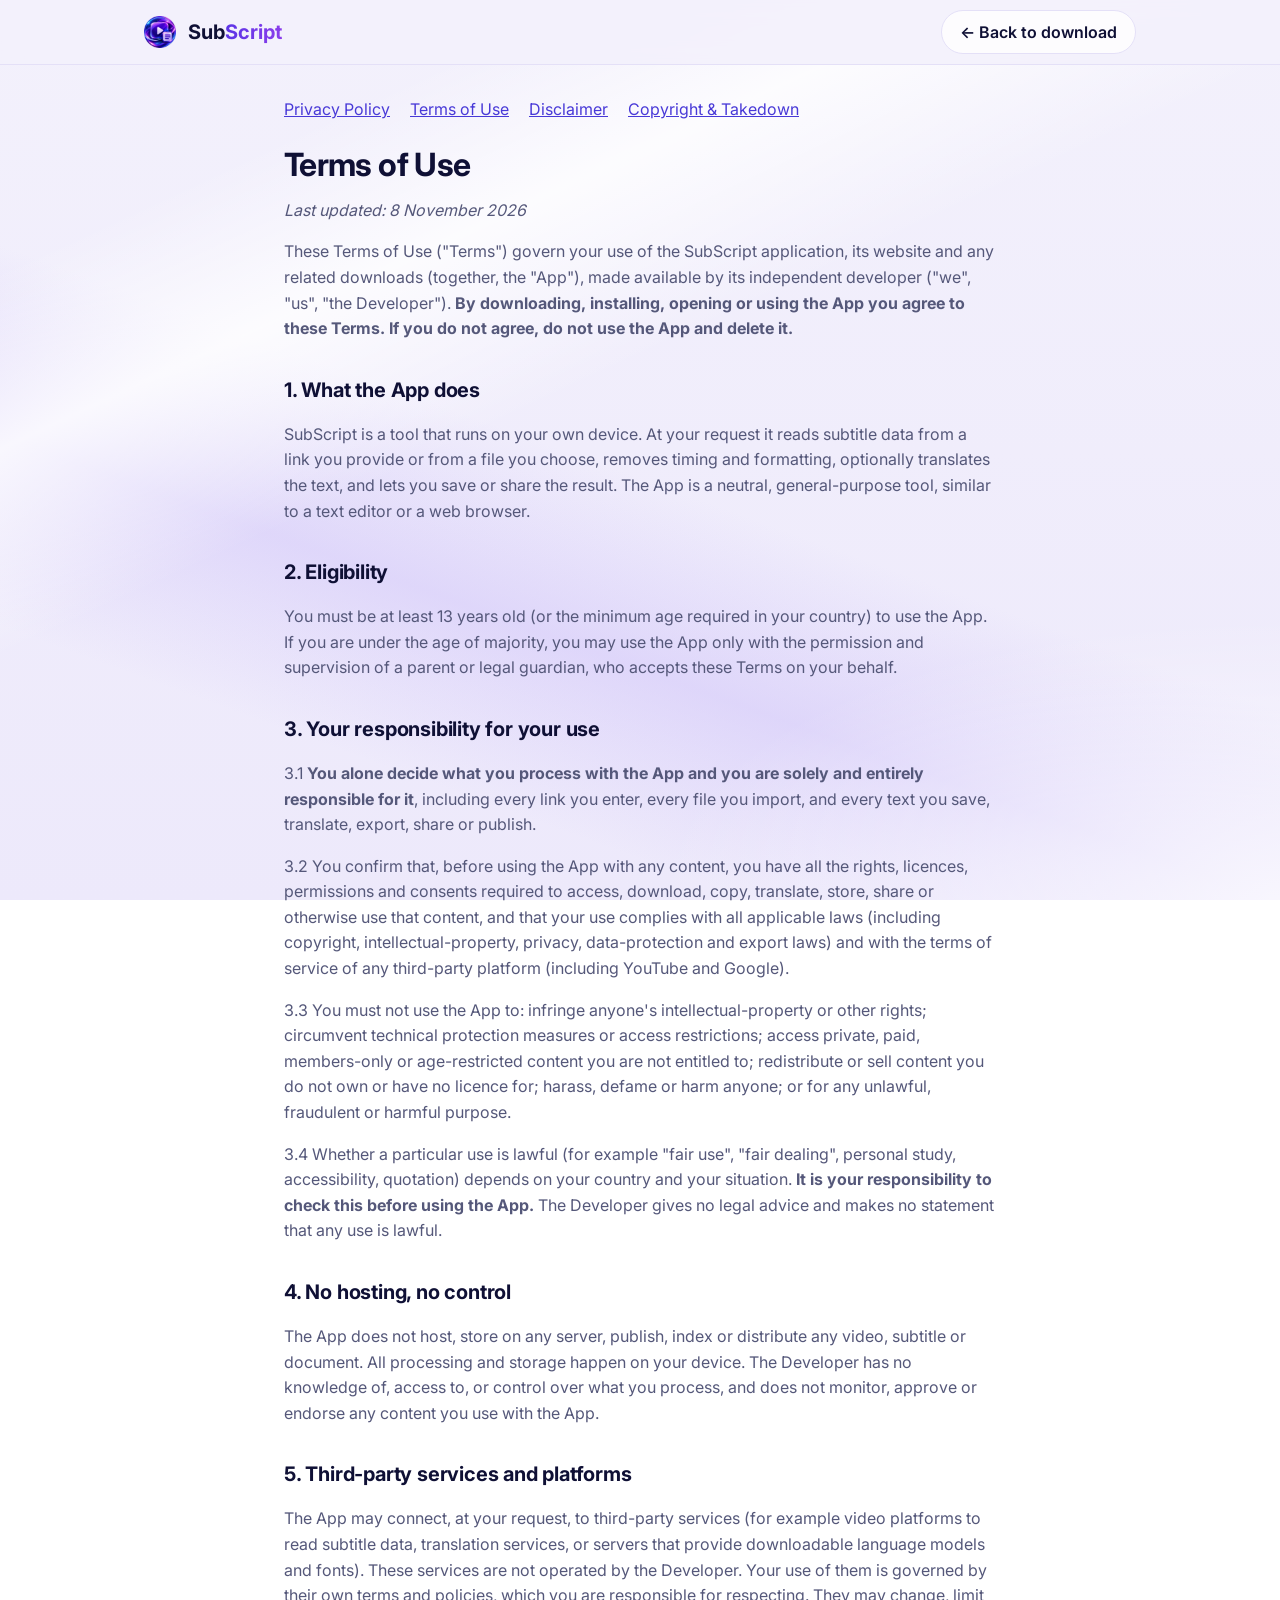
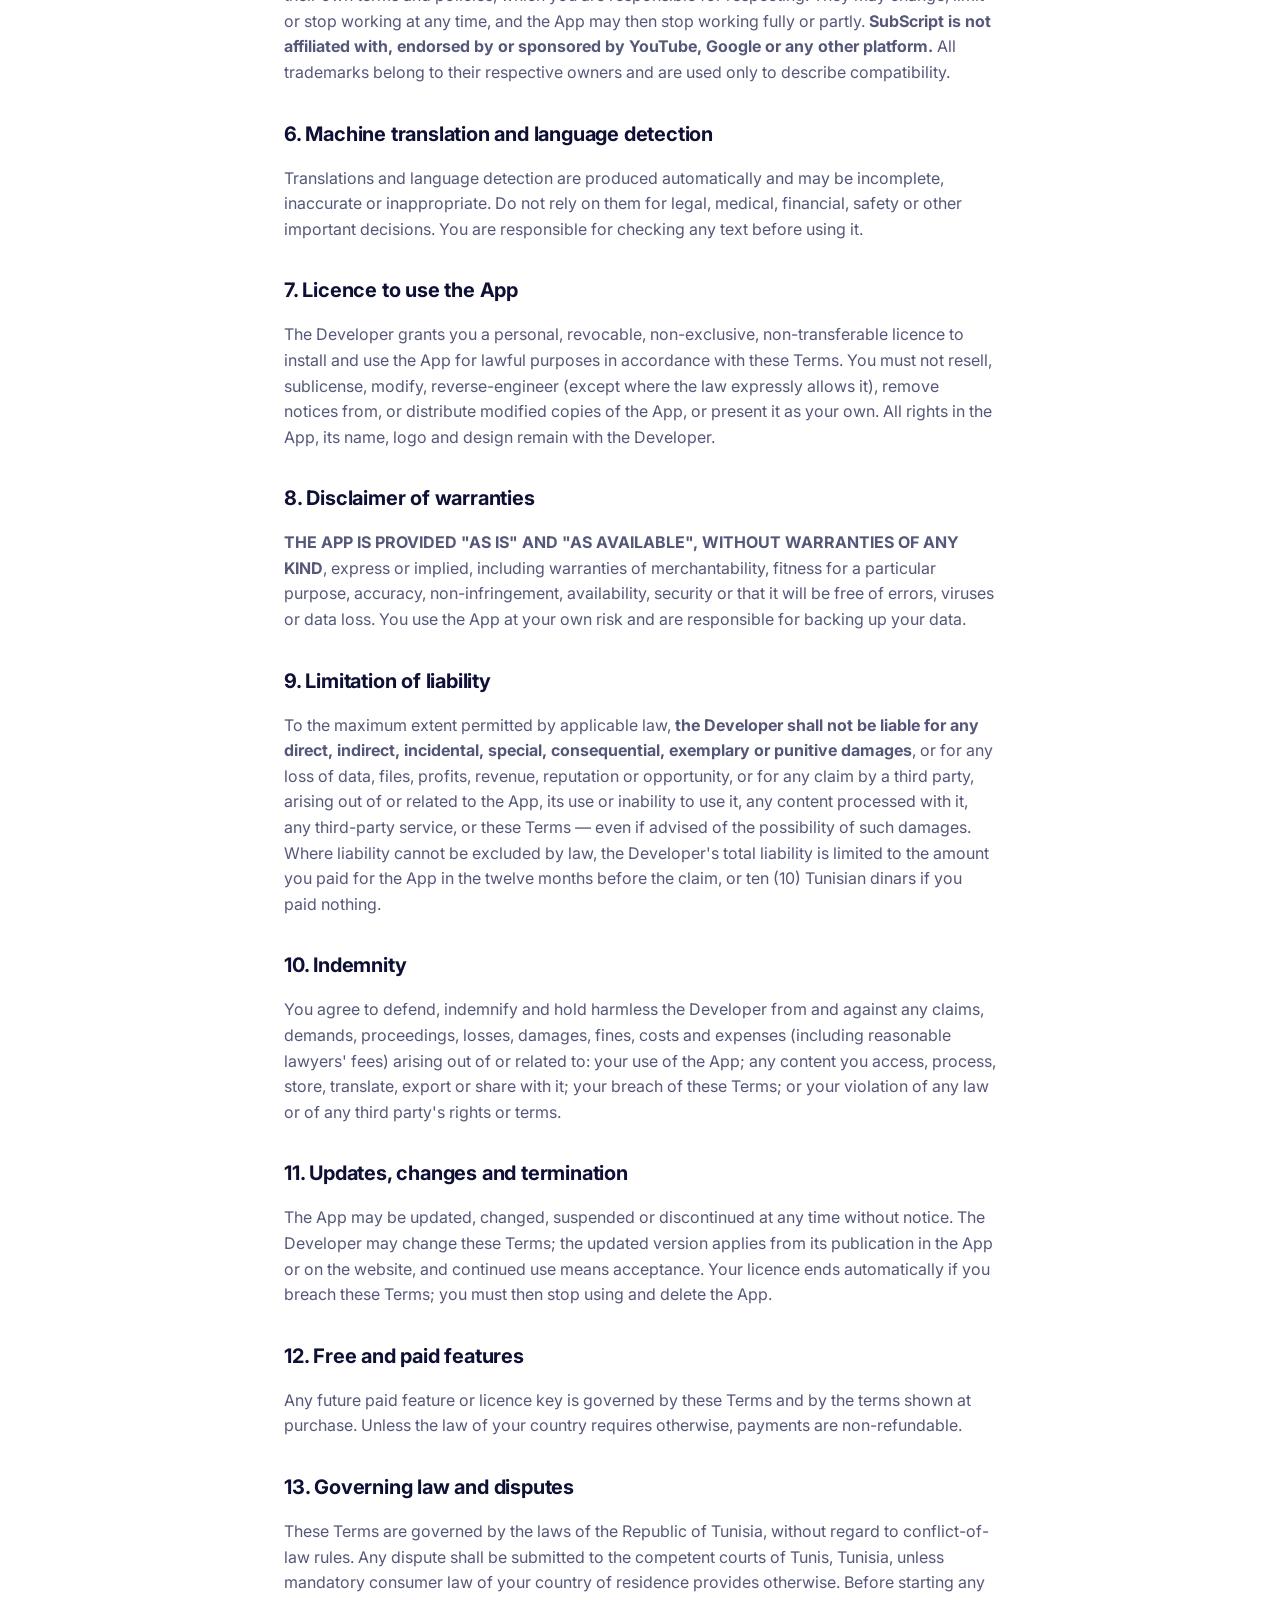
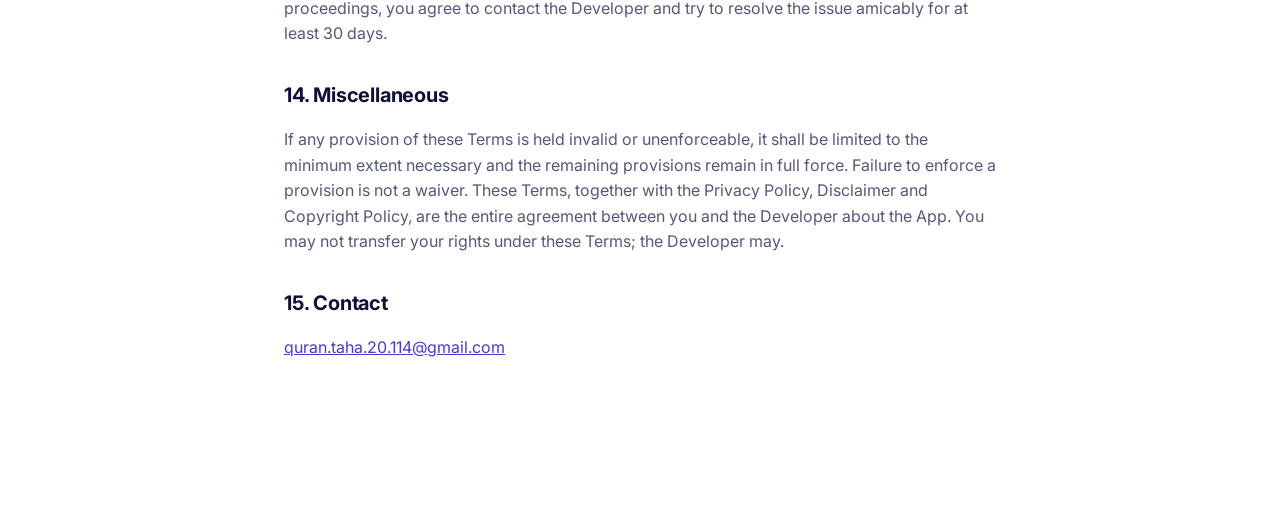
<file: legal/terms.html>
<!doctype html>
<html lang="en">
<head>
<meta charset="utf-8">
<meta name="viewport" content="width=device-width, initial-scale=1">
<title>Terms of Use — SubScript</title>
<meta name="robots" content="index,follow">
<link rel="icon" href="../favicon.png" type="image/png">
<link rel="preload" href="../assets/fonts/inter.woff2" as="font" type="font/woff2" crossorigin>
<link rel="stylesheet" href="../assets/style.css">
<script>try{var t=localStorage.getItem('theme');if(t)document.documentElement.dataset.theme=t}catch(e){}</script>
</head>
<body>
<a class="skip" href="#main">Skip to content</a>
<header class="bar"><div class="wrap bar-in">
<a class="brand" href="../index.html"><img src="../assets/img/logo.webp" width="32" height="32" alt=""><span>Sub<span class="brand-x">Script</span></span></a>
<a class="btn btn-ghost" href="../index.html">← Back to download</a>
</div></header>
<main id="main" class="wrap legal">
<nav class="legal-nav" aria-label="Legal pages"><a href="privacy.html">Privacy Policy</a><a href="terms.html">Terms of Use</a><a href="disclaimer.html">Disclaimer</a><a href="copyright.html">Copyright & Takedown</a></nav>
<h1>Terms of Use</h1>
<p><em>Last updated: 8 November 2026</em></p>
<p>These Terms of Use ("Terms") govern your use of the SubScript application, its website and any related downloads (together, the "App"), made available by its independent developer ("we", "us", "the Developer"). <strong>By downloading, installing, opening or using the App you agree to these Terms. If you do not agree, do not use the App and delete it.</strong></p>
<h2>1. What the App does</h2>
<p>SubScript is a tool that runs on your own device. At your request it reads subtitle data from a link you provide or from a file you choose, removes timing and formatting, optionally translates the text, and lets you save or share the result. The App is a neutral, general-purpose tool, similar to a text editor or a web browser.</p>
<h2>2. Eligibility</h2>
<p>You must be at least 13 years old (or the minimum age required in your country) to use the App. If you are under the age of majority, you may use the App only with the permission and supervision of a parent or legal guardian, who accepts these Terms on your behalf.</p>
<h2>3. Your responsibility for your use</h2>
<p>3.1 <strong>You alone decide what you process with the App and you are solely and entirely responsible for it</strong>, including every link you enter, every file you import, and every text you save, translate, export, share or publish.</p>
<p>3.2 You confirm that, before using the App with any content, you have all the rights, licences, permissions and consents required to access, download, copy, translate, store, share or otherwise use that content, and that your use complies with all applicable laws (including copyright, intellectual-property, privacy, data-protection and export laws) and with the terms of service of any third-party platform (including YouTube and Google).</p>
<p>3.3 You must not use the App to: infringe anyone's intellectual-property or other rights; circumvent technical protection measures or access restrictions; access private, paid, members-only or age-restricted content you are not entitled to; redistribute or sell content you do not own or have no licence for; harass, defame or harm anyone; or for any unlawful, fraudulent or harmful purpose.</p>
<p>3.4 Whether a particular use is lawful (for example "fair use", "fair dealing", personal study, accessibility, quotation) depends on your country and your situation. <strong>It is your responsibility to check this before using the App.</strong> The Developer gives no legal advice and makes no statement that any use is lawful.</p>
<h2>4. No hosting, no control</h2>
<p>The App does not host, store on any server, publish, index or distribute any video, subtitle or document. All processing and storage happen on your device. The Developer has no knowledge of, access to, or control over what you process, and does not monitor, approve or endorse any content you use with the App.</p>
<h2>5. Third-party services and platforms</h2>
<p>The App may connect, at your request, to third-party services (for example video platforms to read subtitle data, translation services, or servers that provide downloadable language models and fonts). These services are not operated by the Developer. Your use of them is governed by their own terms and policies, which you are responsible for respecting. They may change, limit or stop working at any time, and the App may then stop working fully or partly. <strong>SubScript is not affiliated with, endorsed by or sponsored by YouTube, Google or any other platform.</strong> All trademarks belong to their respective owners and are used only to describe compatibility.</p>
<h2>6. Machine translation and language detection</h2>
<p>Translations and language detection are produced automatically and may be incomplete, inaccurate or inappropriate. Do not rely on them for legal, medical, financial, safety or other important decisions. You are responsible for checking any text before using it.</p>
<h2>7. Licence to use the App</h2>
<p>The Developer grants you a personal, revocable, non-exclusive, non-transferable licence to install and use the App for lawful purposes in accordance with these Terms. You must not resell, sublicense, modify, reverse-engineer (except where the law expressly allows it), remove notices from, or distribute modified copies of the App, or present it as your own. All rights in the App, its name, logo and design remain with the Developer.</p>
<h2>8. Disclaimer of warranties</h2>
<p><strong>THE APP IS PROVIDED "AS IS" AND "AS AVAILABLE", WITHOUT WARRANTIES OF ANY KIND</strong>, express or implied, including warranties of merchantability, fitness for a particular purpose, accuracy, non-infringement, availability, security or that it will be free of errors, viruses or data loss. You use the App at your own risk and are responsible for backing up your data.</p>
<h2>9. Limitation of liability</h2>
<p>To the maximum extent permitted by applicable law, <strong>the Developer shall not be liable for any direct, indirect, incidental, special, consequential, exemplary or punitive damages</strong>, or for any loss of data, files, profits, revenue, reputation or opportunity, or for any claim by a third party, arising out of or related to the App, its use or inability to use it, any content processed with it, any third-party service, or these Terms — even if advised of the possibility of such damages. Where liability cannot be excluded by law, the Developer's total liability is limited to the amount you paid for the App in the twelve months before the claim, or ten (10) Tunisian dinars if you paid nothing.</p>
<h2>10. Indemnity</h2>
<p>You agree to defend, indemnify and hold harmless the Developer from and against any claims, demands, proceedings, losses, damages, fines, costs and expenses (including reasonable lawyers' fees) arising out of or related to: your use of the App; any content you access, process, store, translate, export or share with it; your breach of these Terms; or your violation of any law or of any third party's rights or terms.</p>
<h2>11. Updates, changes and termination</h2>
<p>The App may be updated, changed, suspended or discontinued at any time without notice. The Developer may change these Terms; the updated version applies from its publication in the App or on the website, and continued use means acceptance. Your licence ends automatically if you breach these Terms; you must then stop using and delete the App.</p>
<h2>12. Free and paid features</h2>
<p>Any future paid feature or licence key is governed by these Terms and by the terms shown at purchase. Unless the law of your country requires otherwise, payments are non-refundable.</p>
<h2>13. Governing law and disputes</h2>
<p>These Terms are governed by the laws of the Republic of Tunisia, without regard to conflict-of-law rules. Any dispute shall be submitted to the competent courts of Tunis, Tunisia, unless mandatory consumer law of your country of residence provides otherwise. Before starting any proceedings, you agree to contact the Developer and try to resolve the issue amicably for at least 30 days.</p>
<h2>14. Miscellaneous</h2>
<p>If any provision of these Terms is held invalid or unenforceable, it shall be limited to the minimum extent necessary and the remaining provisions remain in full force. Failure to enforce a provision is not a waiver. These Terms, together with the Privacy Policy, Disclaimer and Copyright Policy, are the entire agreement between you and the Developer about the App. You may not transfer your rights under these Terms; the Developer may.</p>
<h2>15. Contact</h2>
<p><a href="mailto:quran.taha.20.114@gmail.com">quran.taha.20.114@gmail.com</a></p>
</main>
<footer class="foot"><div class="wrap"><p>Not affiliated with YouTube or Google.</p></div></footer>
</body>
</html>
</file>
<file: assets/style.css>
@font-face{font-family:Inter;src:url(fonts/inter.woff2) format("woff2");font-weight:100 900;font-display:swap}
:root{--bg:#F3F1FC;--surface:rgba(255,255,255,.78);--border:#E4E0F7;--surface2:rgba(255,255,255,.7);--primary:#4839D7;--grad:linear-gradient(90deg,#0A72CC,#3A55EE,#6236EC,#8E3FF0);--on:#fff;--text:#0F1035;--text2:#55587A;--hint:#7E81A3;--pill:#E4E4FD;--shadow:0 4px 16px rgba(98,54,236,.05);--glow:0 6px 20px rgba(98,54,236,.18);--title:linear-gradient(90deg,#5B34E6,#8A3DEB);--bg2:#EDE9FB;--sw1:rgba(255,255,255,.8);--sw2:rgba(185,166,248,.3)}
:root[data-theme=dark]{--bg:#090D27;--surface:rgba(22,27,74,.62);--border:rgba(201,204,255,.2);--surface2:rgba(22,27,74,.55);--primary:#7039FA;--grad:linear-gradient(90deg,#0A74CF,#3D55F2,#6A34EE,#9440F2);--text:#fff;--text2:#B9BCE0;--hint:#8A8FC0;--pill:#21215C;--shadow:none;--glow:-8px 2px 24px rgba(61,85,242,.3),8px 2px 24px rgba(148,64,242,.32);--title:linear-gradient(90deg,#9D7BFF,#C77DFF);--bg2:#070A20;--sw1:rgba(106,60,240,.25);--sw2:rgba(47,91,234,.2)}
@media(prefers-color-scheme:dark){:root:not([data-theme=light]){--bg:#090D27;--surface:rgba(22,27,74,.62);--border:rgba(201,204,255,.2);--surface2:rgba(22,27,74,.55);--primary:#7039FA;--grad:linear-gradient(90deg,#0A74CF,#3D55F2,#6A34EE,#9440F2);--text:#fff;--text2:#B9BCE0;--hint:#8A8FC0;--pill:#21215C;--shadow:none;--glow:-8px 2px 24px rgba(61,85,242,.3),8px 2px 24px rgba(148,64,242,.32);--title:linear-gradient(90deg,#9D7BFF,#C77DFF);--bg2:#070A20;--sw1:rgba(106,60,240,.25);--sw2:rgba(47,91,234,.2)}}
*{box-sizing:border-box}html{scroll-behavior:smooth}
@media(prefers-reduced-motion:reduce){html{scroll-behavior:auto}*{transition:none!important}}
body{margin:0;font:16px/1.6 Inter,system-ui,-apple-system,"Segoe UI",sans-serif;background:radial-gradient(70% 45% at 100% 100%,var(--sw1),transparent 70%),linear-gradient(155deg,transparent 18%,var(--sw1) 30%,transparent 44%),linear-gradient(200deg,transparent 52%,var(--sw2) 66%,transparent 80%),linear-gradient(var(--bg),var(--bg2));background-attachment:fixed;color:var(--text);-webkit-text-size-adjust:100%}
img{max-width:100%;height:auto;display:block}
a{color:var(--primary)}:root[data-theme=dark] a{color:#A78BFA}
@media(prefers-color-scheme:dark){:root:not([data-theme=light]) a{color:#A78BFA}}
:focus-visible{outline:3px solid var(--primary);outline-offset:3px;border-radius:8px}
.skip{position:absolute;inset-inline-start:-999px;top:8px;background:var(--surface);padding:8px 16px;border-radius:12px;z-index:10}.skip:focus{inset-inline-start:8px}
.wrap{max-width:1040px;margin:0 auto;padding:0 24px}
.bar{position:sticky;top:0;z-index:5;background:color-mix(in srgb,var(--bg) 88%,transparent);backdrop-filter:blur(10px);border-bottom:1px solid var(--border)}
.bar-in{display:flex;align-items:center;justify-content:space-between;height:64px;gap:12px}
.brand{display:flex;align-items:center;gap:12px;font-weight:700;font-size:20px;text-decoration:none;color:var(--text)!important}
.bar-r{display:flex;align-items:center;gap:8px}
.bar-links{display:none;gap:20px;margin-inline-end:8px}.bar-links a{color:var(--text2)!important;text-decoration:none;font-weight:500}
@media(min-width:760px){.bar-links{display:flex}}
.icon-btn{width:44px;height:44px;border-radius:999px;border:1px solid var(--border);background:var(--surface);color:var(--text);cursor:pointer;font-size:18px}
.btn{display:inline-flex;align-items:center;justify-content:center;gap:10px;min-height:56px;padding:0 28px;border-radius:999px;font:600 16px Inter,sans-serif;text-decoration:none;border:1px solid transparent;cursor:pointer;transition:transform .15s}
.btn:hover{transform:translateY(-1px)}
.btn-primary{background:var(--grad);color:var(--on)!important;box-shadow:var(--glow)}
.btn-secondary{background:var(--surface2);color:var(--text)!important;border-color:var(--border);backdrop-filter:blur(8px)}
.btn-ghost{min-height:44px;padding:0 18px;color:var(--text)!important;border-color:var(--border);background:var(--surface)}
.hero{text-align:center;padding:64px 0 40px}
.hero img.logo{margin:0 auto 24px;width:96px;height:96px}
h1{font-size:clamp(34px,6vw,56px);line-height:1.1;margin:0 0 16px;letter-spacing:-.02em}
.lead{font-size:clamp(17px,2.4vw,21px);color:var(--text2);max-width:620px;margin:0 auto 32px}
.dl-main{display:flex;flex-wrap:wrap;gap:12px;justify-content:center}
.dl-main .btn{min-width:230px}
.dl-note{color:var(--hint);font-size:14px;margin-top:16px}
.dl-note a{color:var(--text2)}
section{padding:56px 0}
h2{font-size:clamp(26px,4vw,36px);margin:0 0 12px;letter-spacing:-.01em}
.sub{color:var(--text2);margin:0 0 32px;max-width:640px}
.grid{display:grid;gap:16px}
.cards{grid-template-columns:repeat(auto-fit,minmax(260px,1fr))}
.card{background:var(--surface);border:1px solid var(--border);border-radius:20px;padding:24px;box-shadow:var(--shadow);backdrop-filter:blur(8px)}
.card h3{margin:0 0 8px;font-size:18px}.card p{margin:0;color:var(--text2)}
.ico{width:44px;height:44px;border-radius:14px;background:var(--pill);display:grid;place-items:center;font-size:22px;margin-bottom:16px}
.steps{counter-reset:s;list-style:none;padding:0;margin:0;display:grid;gap:16px;grid-template-columns:repeat(auto-fit,minmax(220px,1fr))}
.steps li{counter-increment:s;background:var(--surface);border:1px solid var(--border);border-radius:20px;padding:24px}
.steps li::before{content:counter(s);display:grid;place-items:center;width:36px;height:36px;border-radius:50%;background:var(--grad);color:#fff;font-weight:700;margin-bottom:12px}
.steps b{display:block;margin-bottom:4px}.steps span{color:var(--text2)}
.shots{display:flex;gap:20px;overflow-x:auto;padding:8px 4px 24px;scroll-snap-type:x mandatory}
.shots figure{margin:0;flex:0 0 auto;width:220px;scroll-snap-align:start}
.shots.wide figure{width:420px}
.shots img{border-radius:20px;border:1px solid var(--border);box-shadow:var(--shadow);width:100%}
.shots figcaption{color:var(--text2);font-size:14px;margin-top:12px;text-align:center}
.dark-img{display:none}
:root[data-theme=dark] .light-img{display:none}:root[data-theme=dark] .dark-img{display:block}
@media(prefers-color-scheme:dark){:root:not([data-theme=light]) .light-img{display:none}:root:not([data-theme=light]) .dark-img{display:block}}
@media(max-width:520px){.shots.wide figure{width:300px}}
.tabs{display:flex;flex-wrap:wrap;gap:8px;margin-bottom:16px}
.tab{min-height:44px;padding:0 20px;border-radius:999px;border:1px solid var(--border);background:var(--surface2);color:var(--text);font:600 15px Inter,sans-serif;cursor:pointer}
.tab[aria-selected=true]{background:var(--grad);color:#fff;border-color:transparent}
.guide{background:var(--surface);border:1px solid var(--border);border-radius:20px;padding:24px 24px 8px}
.guide[hidden]{display:none}
.guide ol{padding-inline-start:22px;margin:0 0 16px}.guide li{margin-bottom:10px}
.guide .btn{margin-bottom:16px}
.warn{background:var(--pill);border-radius:14px;padding:12px 16px;margin:0 0 16px;font-size:15px}
details{background:var(--surface);border:1px solid var(--border);border-radius:16px;margin-bottom:12px;padding:0 20px}
summary{cursor:pointer;font-weight:600;padding:16px 0;list-style:none;display:flex;justify-content:space-between;gap:12px}
summary::-webkit-details-marker{display:none}summary::after{content:"+";color:var(--primary);font-size:22px;line-height:1}
details[open] summary::after{content:"–"}
details p{margin:0 0 16px;color:var(--text2)}
.foot{border-top:1px solid var(--border);padding:32px 0;color:var(--text2);font-size:14px;background:var(--surface2);backdrop-filter:blur(8px)}
.foot nav{display:flex;flex-wrap:wrap;gap:8px 24px;margin-bottom:12px}
.foot a{color:var(--text)!important}
.legal{padding-top:32px;padding-bottom:56px;max-width:760px}
.legal-nav{display:flex;flex-wrap:wrap;gap:8px 20px;margin-bottom:24px}
.legal h1{font-size:32px}.legal h2{font-size:20px;margin-top:32px}
.legal p,.legal li{color:var(--text2)}.legal li{margin-bottom:6px}
.hidden{display:none!important}

.tagline{font-size:clamp(20px,3vw,26px);font-weight:600;margin:0 0 12px}
.dl-line{color:var(--text2);font-size:14px;margin:20px 0 0}
.dl-status{background:var(--pill);border-radius:14px;padding:10px 16px;margin:16px auto 0;max-width:520px;font-size:15px}
.btn.is-soon{flex-direction:column;gap:0;opacity:.6;cursor:not-allowed;box-shadow:none;transform:none!important;line-height:1.3}
.btn.is-soon small{font-size:13px;font-weight:500;color:var(--text2)}
.note{color:var(--text2);margin:20px 0 0}
.plain{padding-inline-start:22px;margin:0 0 20px}.plain li{margin-bottom:8px;color:var(--text2)}.plain b{color:var(--text)}
.foot p{margin:0 0 12px}
.brand-x{background:var(--title);-webkit-background-clip:text;background-clip:text;color:transparent}
</file>
